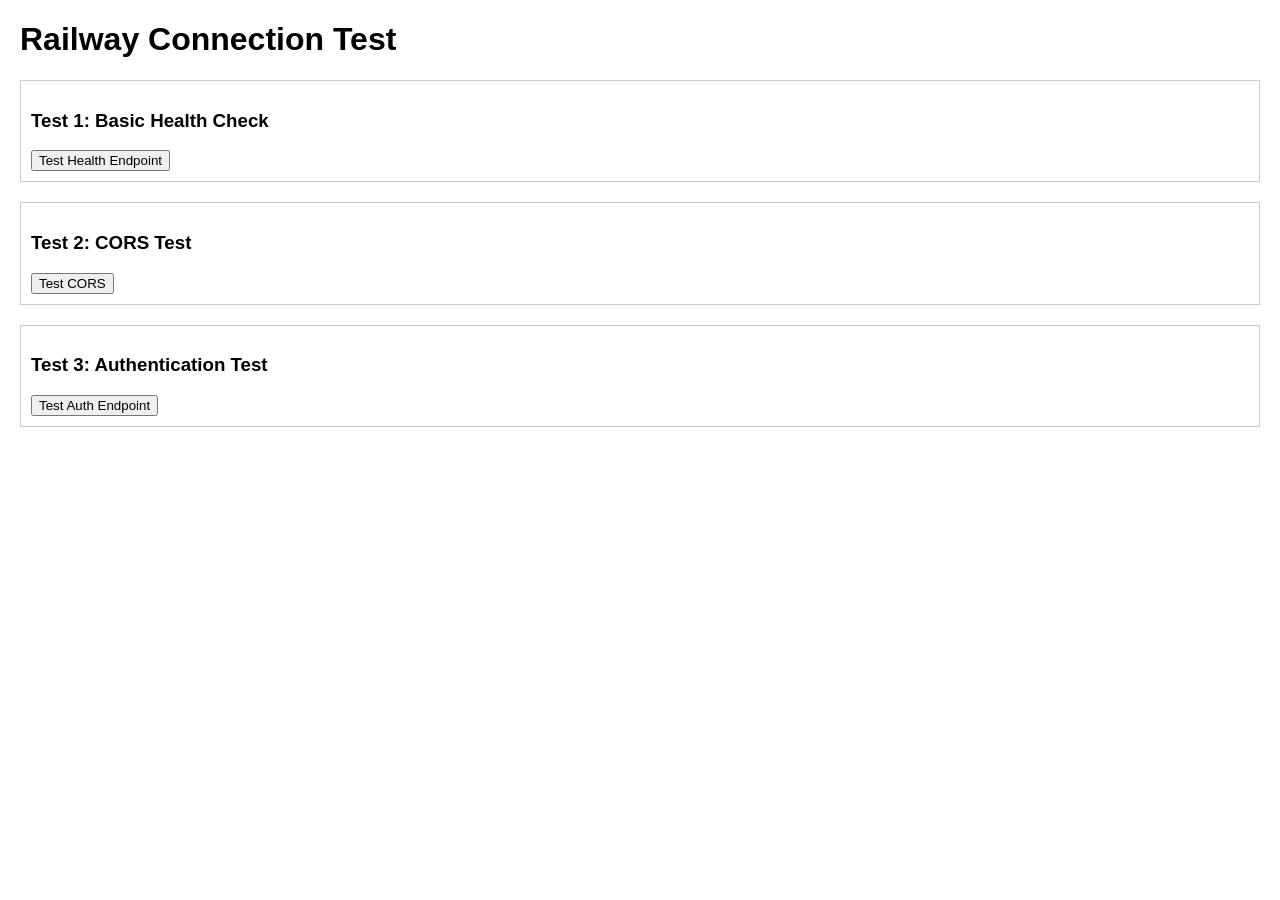
<file: test-railway.html>
<!DOCTYPE html>
<html>
<head>
    <title>Railway Connection Test</title>
    <style>
        body { font-family: Arial, sans-serif; margin: 20px; }
        .test { margin: 20px 0; padding: 10px; border: 1px solid #ccc; }
        .success { background: #d4edda; border-color: #c3e6cb; }
        .error { background: #f8d7da; border-color: #f5c6cb; }
        pre { background: #f8f9fa; padding: 10px; overflow-x: auto; }
    </style>
</head>
<body>
    <h1>Railway Connection Test</h1>
    
    <div class="test">
        <h3>Test 1: Basic Health Check</h3>
        <button onclick="testHealth()">Test Health Endpoint</button>
        <div id="health-result"></div>
    </div>
    
    <div class="test">
        <h3>Test 2: CORS Test</h3>
        <button onclick="testCORS()">Test CORS</button>
        <div id="cors-result"></div>
    </div>
    
    <div class="test">
        <h3>Test 3: Authentication Test</h3>
        <button onclick="testAuth()">Test Auth Endpoint</button>
        <div id="auth-result"></div>
    </div>

    <script>
        const RAILWAY_URL = 'https://sunnymentor.railway.app';
        
        async function testHealth() {
            const resultDiv = document.getElementById('health-result');
            resultDiv.innerHTML = 'Testing...';
            
            try {
                const response = await fetch(`${RAILWAY_URL}/health`, {
                    method: 'GET',
                    headers: {
                        'Accept': 'application/json'
                    }
                });
                
                const text = await response.text();
                const headers = {};
                response.headers.forEach((value, key) => {
                    headers[key] = value;
                });
                
                resultDiv.innerHTML = `
                    <div class="${response.ok ? 'success' : 'error'}">
                        <strong>Status: ${response.status} ${response.statusText}</strong><br>
                        <strong>Headers:</strong><br>
                        <pre>${JSON.stringify(headers, null, 2)}</pre>
                        <strong>Response:</strong><br>
                        <pre>${text}</pre>
                    </div>
                `;
            } catch (error) {
                resultDiv.innerHTML = `
                    <div class="error">
                        <strong>Error:</strong> ${error.message}
                    </div>
                `;
            }
        }
        
        async function testCORS() {
            const resultDiv = document.getElementById('cors-result');
            resultDiv.innerHTML = 'Testing...';
            
            try {
                const response = await fetch(`${RAILWAY_URL}/health`, {
                    method: 'GET',
                    headers: {
                        'Accept': 'application/json',
                        'Origin': window.location.origin
                    }
                });
                
                const corsHeaders = {
                    'Access-Control-Allow-Origin': response.headers.get('Access-Control-Allow-Origin'),
                    'Access-Control-Allow-Methods': response.headers.get('Access-Control-Allow-Methods'),
                    'Access-Control-Allow-Headers': response.headers.get('Access-Control-Allow-Headers')
                };
                
                resultDiv.innerHTML = `
                    <div class="${response.ok ? 'success' : 'error'}">
                        <strong>CORS Headers:</strong><br>
                        <pre>${JSON.stringify(corsHeaders, null, 2)}</pre>
                        <strong>Status: ${response.status}</strong>
                    </div>
                `;
            } catch (error) {
                resultDiv.innerHTML = `
                    <div class="error">
                        <strong>CORS Error:</strong> ${error.message}
                    </div>
                `;
            }
        }
        
        async function testAuth() {
            const resultDiv = document.getElementById('auth-result');
            resultDiv.innerHTML = 'Testing...';
            
            try {
                const response = await fetch(`${RAILWAY_URL}/auth/validate-phone`, {
                    method: 'POST',
                    headers: {
                        'Content-Type': 'application/json',
                        'Accept': 'application/json'
                    },
                    body: JSON.stringify({ phone: '+1234567890' })
                });
                
                const text = await response.text();
                
                resultDiv.innerHTML = `
                    <div class="${response.ok ? 'success' : 'error'}">
                        <strong>Status: ${response.status} ${response.statusText}</strong><br>
                        <strong>Response:</strong><br>
                        <pre>${text}</pre>
                    </div>
                `;
            } catch (error) {
                resultDiv.innerHTML = `
                    <div class="error">
                        <strong>Error:</strong> ${error.message}
                    </div>
                `;
            }
        }
    </script>
</body>
</html>
</file>
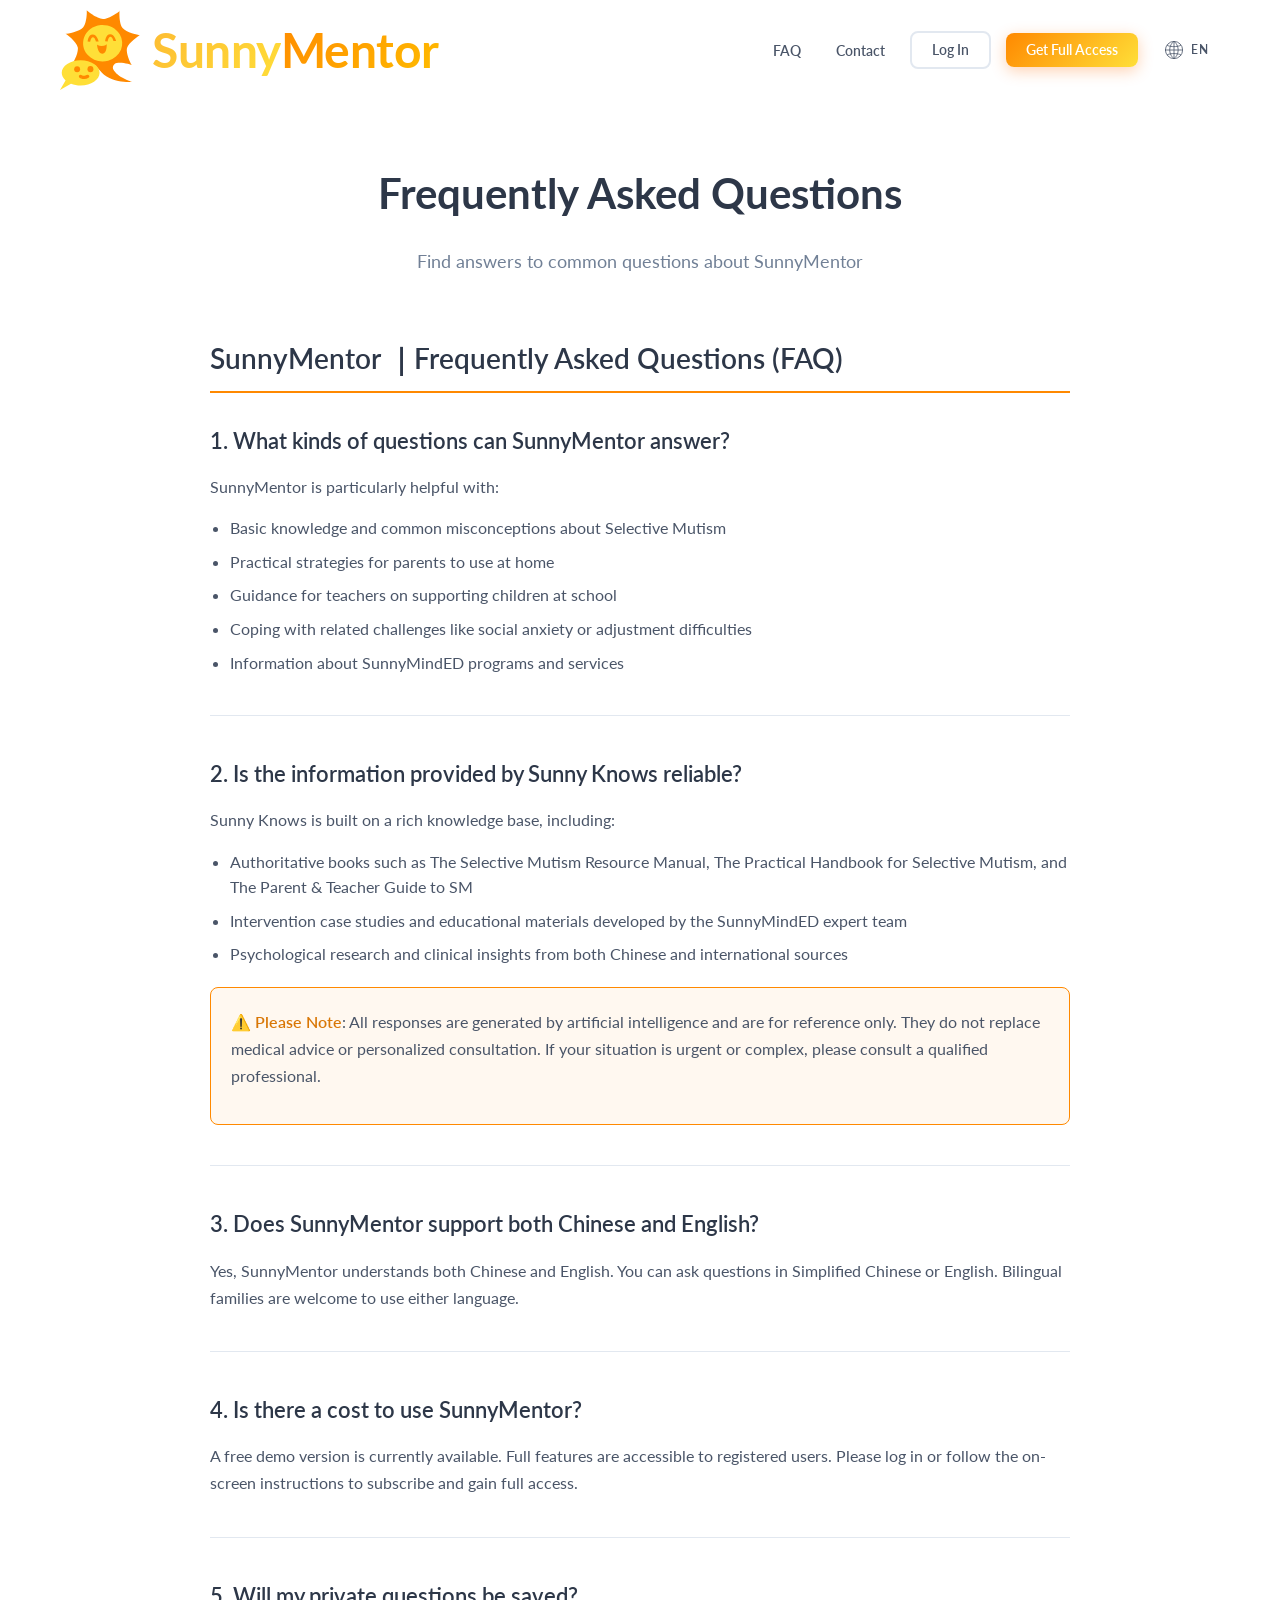
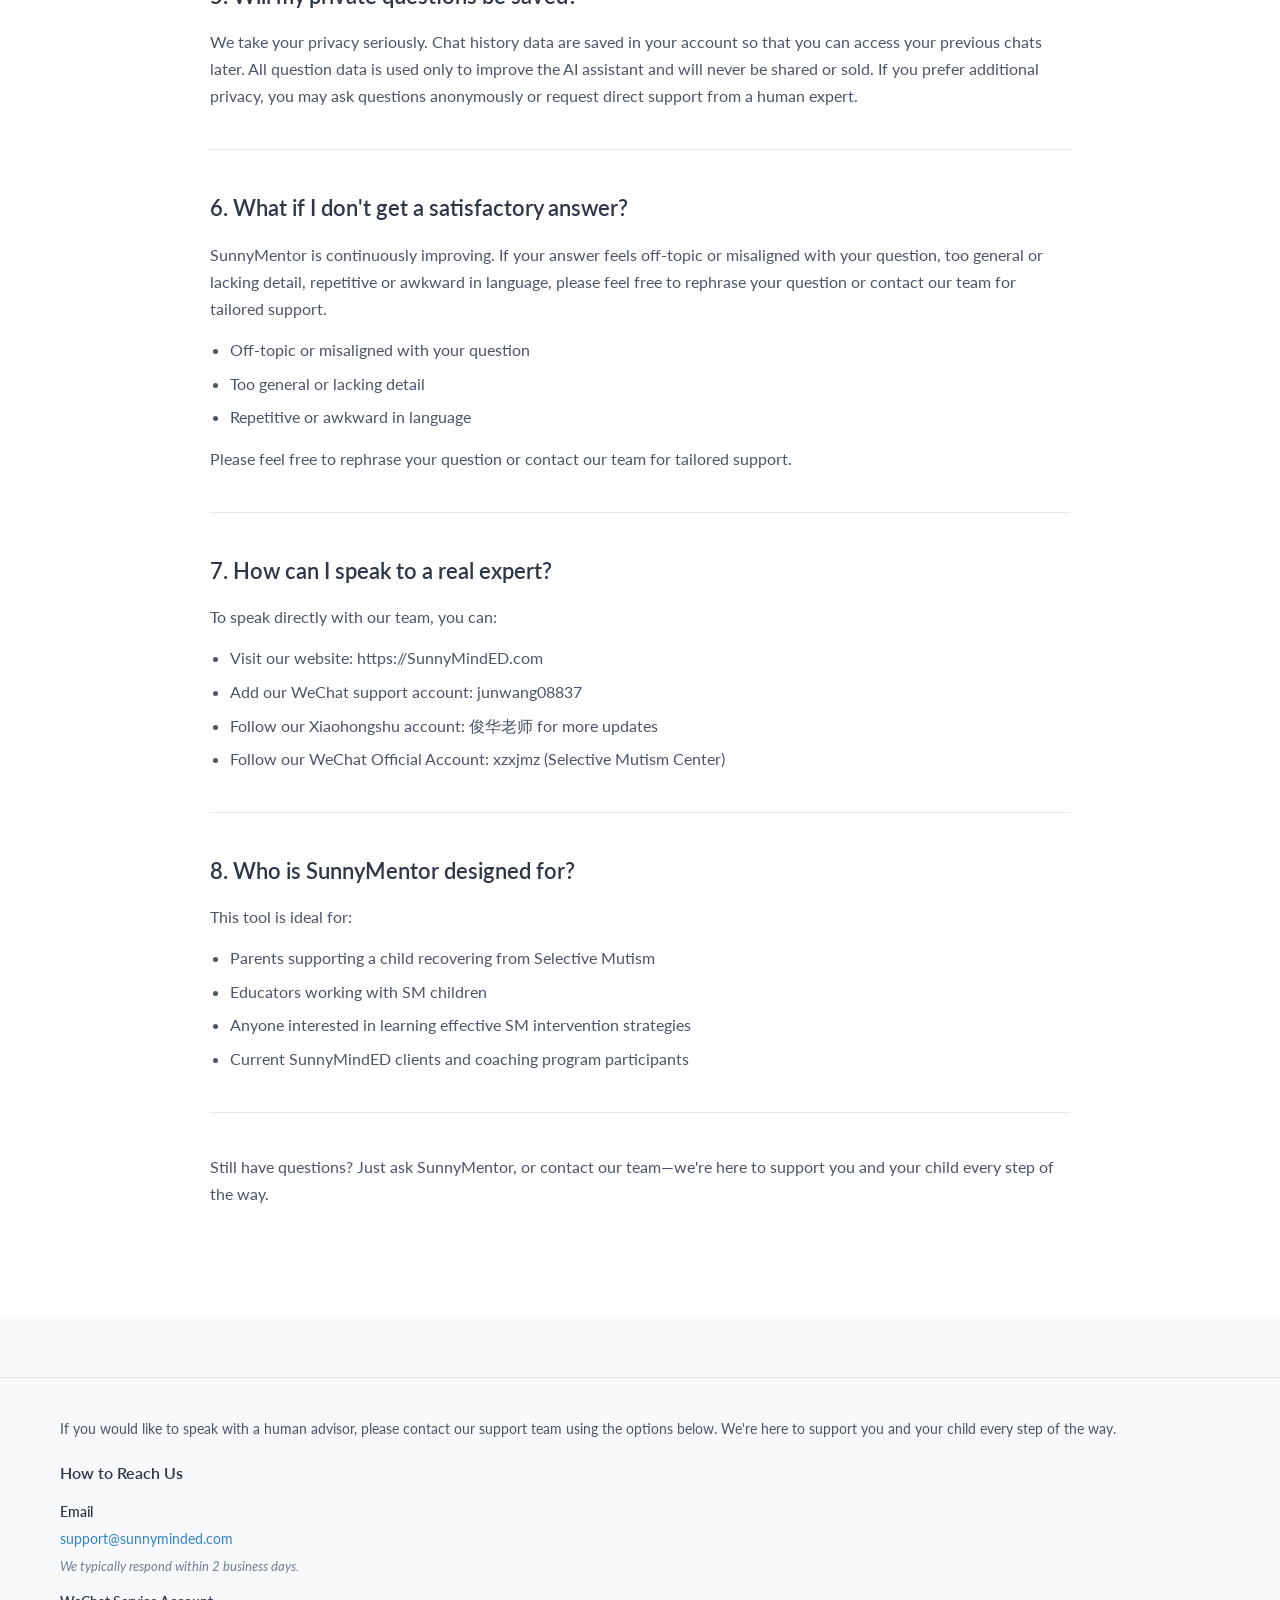
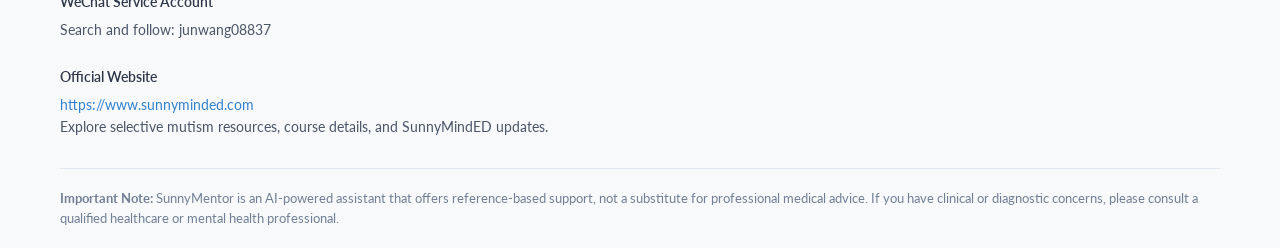
<file: frontend/faq.html>
<!DOCTYPE html>
<html lang="en">
<head>
    <meta charset="UTF-8">
    <meta name="viewport" content="width=device-width, initial-scale=1.0">
    <title>FAQ - SunnyMentor</title>
    <link rel="icon" type="image/png" sizes="32x32" href="graphics/logo.png">
    <link rel="icon" type="image/png" sizes="16x16" href="graphics/logo.png">
    <link rel="shortcut icon" href="graphics/logo.png">
    <link href="https://fonts.googleapis.com/css2?family=Lato:ital,wght@0,100;0,300;0,400;0,700;0,900;1,100;1,300;1,400;1,700;1,900&display=swap" rel="stylesheet">
    <link rel="stylesheet" href="css/components.css">
    
    <style>
        :root {
            --main-font-family: 'Lato', -apple-system, BlinkMacSystemFont, sans-serif;
        }

        * {
            margin: 0;
            padding: 0;
            box-sizing: border-box;
        }

        body {
            font-family: var(--main-font-family);
            line-height: 1.6;
            color: #333;
            background: #f8f9fa;
            min-height: 100vh;
        }

        /* Navigation */
        .navbar {
            background: rgba(255, 255, 255, 90.0);
            backdrop-filter: blur(10px);
            border-bottom: 1px solid rgba(255, 255, 255, 0.2);
            padding: 10px 0;
            position: fixed;
            top: 0;
            width: 100%;
            z-index: 1000;
        }

        .nav-content {
            max-width: 1200px;
            margin: 0 auto;
            padding: 0 20px;
            display: flex;
            justify-content: space-between;
            align-items: center;
        }

        .logo {
            height: 80px;
        }

        .nav-menu {
            display: none;
        }

        .nav-auth {
            display: flex;
            gap: 15px;
            align-items: center;
        }

        .language-switcher {
            display: flex;
            align-items: center;
            gap: 8px;
            cursor: pointer;
            padding: 8px 12px;
            border-radius: 8px;
            transition: all 0.3s ease;
            color: #4a5568;
        }

        .language-switcher:hover {
            background: rgba(255, 137, 0, 0.1);
            color: #ff8900;
        }

        .globe-icon {
            width: 18px;
            height: 18px;
            fill: currentColor;
        }

        .language-code {
            font-size: 12px;
            font-weight: 600;
            letter-spacing: 0.5px;
        }

        .label {
            padding: 10px 10px;
            border: none;
            font-weight: 600;
            cursor: pointer;
            transition: all 0.3s ease;
            text-decoration: none;
            display: inline-block;
            text-align: center;
            font-size: 14px;
            background: transparent;
            color: #4a5568;
        }

        .label:hover {
            background: transparent;
            color: #ff8900;
        }

        .btn {
            padding: 10px 20px;
            border: none;
            border-radius: 8px;
            font-weight: 600;
            cursor: pointer;
            transition: all 0.3s ease;
            text-decoration: none;
            display: inline-block;
            text-align: center;
            font-size: 14px;
        }

        .btn-white {
            background: #ffffff;
            color: #4a5568;
            border: 2px solid #e2e8f0;
        }

        .btn-white:hover {
            background: #fff8f0;
            border-color: #ff8900;
            color: #ff8900;
        }

        .btn-primary {
            background: linear-gradient(135deg, #ff8900 0%, #ffdf38 100%);
            color: white;
            border: none;
            box-shadow: 0 4px 15px rgba(255, 105, 0, 0.3);
        }

        .btn-primary:hover {
            transform: translateY(-2px);
            box-shadow: 0 8px 25px rgba(255, 105, 0, 0.4);
        }

        /* Logo Container and Text Styling */
        .logo-container {
            display: flex;
            align-items: center;
            gap: 12px;
            transition: transform 0.3s ease;
        }

        .logo-text {
            font-size: 20px;
            font-weight: 700;
            letter-spacing: -0.5px;
            display: flex;
        }

        .logo-sunny {
            background: linear-gradient(135deg, #fdb932 0%, #ffdf38 100%);
            background-clip: text;
            -webkit-background-clip: text;
            -webkit-text-fill-color: transparent;
            text-fill-color: transparent;
        }

        .logo-mentor {
            background: linear-gradient(135deg, #ff8900 0%, #ffbf00 100%);
            background-clip: text;
            -webkit-background-clip: text;
            -webkit-text-fill-color: transparent;
            text-fill-color: transparent;
        }

        /* Hover animations for clickable logos */
        .clickable-logo:hover {
            transform: scale(1.05);
        }

        .clickable-logo:hover .logo-sunny {
            background: linear-gradient(135deg, #ff8900 0%, #ffdf38 50%, #ff8900 100%);
            background-size: 200% 100%;
            background-clip: text;
            -webkit-background-clip: text;
            -webkit-text-fill-color: transparent;
            text-fill-color: transparent;
            animation: gradient-flow 2s ease-in-out infinite;
        }

        .clickable-logo:hover .logo-mentor {
            background: linear-gradient(135deg, #ffdf38 0%, #ff8900 50%, #ffdf38 100%);
            background-size: 200% 100%;
            background-clip: text;
            -webkit-background-clip: text;
            -webkit-text-fill-color: transparent;
            text-fill-color: transparent;
            animation: gradient-flow 2s ease-in-out infinite;
        }

        @keyframes gradient-flow {
            0% {
                background-position: 0% 50%;
            }
            50% {
                background-position: 100% 50%;
            }
            100% {
                background-position: 0% 50%;
            }
        }

        /* Main Content */
        .main-content {
            margin-top: 100px;
            background: white;
            min-height: calc(100vh - 100px);
        }

        .container {
            max-width: 900px;
            margin: 0 auto;
            padding: 60px 20px;
        }

        .faq-header {
            text-align: center;
            margin-bottom: 60px;
        }

        .faq-title {
            font-size: 42px;
            font-weight: 700;
            color: #2d3748;
            margin-bottom: 20px;
        }

        .faq-subtitle {
            font-size: 18px;
            color: #718096;
            max-width: 600px;
            margin: 0 auto;
        }

        .faq-content {
            text-align: left;
        }

        .faq-section {
            margin-bottom: 50px;
        }

        .faq-section h2 {
            font-size: 28px;
            font-weight: 600;
            color: #2d3748;
            margin-bottom: 20px;
            border-bottom: 2px solid #ff8900;
            padding-bottom: 10px;
        }

        .faq-section h3 {
            font-size: 22px;
            font-weight: 600;
            color: #2d3748;
            margin: 30px 0 15px 0;
        }

        .faq-section p {
            font-size: 16px;
            color: #4a5568;
            line-height: 1.7;
            margin-bottom: 15px;
        }

        .faq-section ul {
            margin: 15px 0;
            padding-left: 20px;
        }

        .faq-section li {
            font-size: 16px;
            color: #4a5568;
            line-height: 1.6;
            margin-bottom: 8px;
        }

        .faq-section strong {
            font-weight: 600;
            color: #2d3748;
        }

        .faq-section a {
            color: #ff8900;
            text-decoration: none;
        }

        .faq-section a:hover {
            text-decoration: underline;
        }

        .warning-box {
            background: #fff8f0;
            border: 1px solid #ff8900;
            border-radius: 8px;
            padding: 20px;
            margin: 20px 0;
        }

        .warning-box strong {
            color: #d97706;
        }

        .divider {
            border: none;
            border-top: 1px solid #e2e8f0;
            margin: 40px 0;
        }

        /* Responsive */
        @media (max-width: 768px) {
            .faq-title {
                font-size: 32px;
            }

            .faq-section h2 {
                font-size: 24px;
            }

            .faq-section h3 {
                font-size: 20px;
            }

            .container {
                padding: 40px 20px;
            }
        }
    </style>
</head>
<body>
    <!-- Navbar -->
    <nav class="navbar">
        <div class="nav-content">
            <div class="logo-container clickable-logo" onclick="window.location.href='index.html'" style="cursor: pointer;">
                <img src="graphics/logo.svg" alt="SunnyMentor" class="logo">
                <span class="logo-text" style="font-size: 48px;">
                    <span class="logo-sunny" data-en="Sunny" data-zh="晴心">Sunny</span><span class="logo-mentor" data-en="Mentor" data-zh="知道">Mentor</span>
                </span>
            </div>
            <div class="nav-menu">
                <a href="index.html#about" data-en="About" data-zh="关于">About</a>
                <a href="#demo" data-en="Demo" data-zh="演示">Demo</a>
                <a href="#pricing" data-en="Pricing" data-zh="价格">Pricing</a>
                <a href="#support" data-en="Support" data-zh="支持">Support</a>
            </div>
            <div class="nav-auth">
                <button class="label" data-en="FAQ" data-zh="常见问题">FAQ</button>
                <button class="label" data-en="Contact" data-zh="联系我们">Contact</button>
                <button class="btn btn-white" onclick="window.location.href='login.html'" data-en="Log In" data-zh="登录">Log In</button>
                <button class="btn btn-primary" onclick="window.location.href='signup.html'" data-en="Get Full Access" data-zh="获取完整功能">Get Full Access</button>
                <div class="language-switcher" onclick="toggleLanguage()" title="Switch Language" data-title-en="Switch Language" data-title-zh="切换语言">
                    <img src="graphics/language-switcher.svg" alt="Language Switcher" class="globe-icon" />
                    <span class="language-code">EN</span>
                </div>
            </div>
        </div>
    </nav>

    <!-- Main Content -->
    <div class="main-content">
        <div class="container">
            <div class="faq-header">
                <h1 class="faq-title" data-en="Frequently Asked Questions" data-zh="常见问题">Frequently Asked Questions</h1>
                <p class="faq-subtitle" data-en="Find answers to common questions about SunnyMentor" data-zh="了解关于晴心知道的常见问题">Find answers to common questions about SunnyMentor</p>
            </div>

            <div class="faq-content">
                <!-- English Content -->
                <div class="faq-section" data-lang="en">
                    <h2 data-en="SunnyMentor ｜Frequently Asked Questions (FAQ)" data-zh="SunnyMentor ｜常见问题">SunnyMentor ｜Frequently Asked Questions (FAQ)</h2>

                    <h3 data-en="1. What kinds of questions can SunnyMentor answer?" data-zh="1. 晴心知道可以回答哪些问题？">1. What kinds of questions can SunnyMentor answer?</h3>
                    <p data-en="SunnyMentor is particularly helpful with:" data-zh="「晴心知道」擅长回答以下类型的问题：">SunnyMentor is particularly helpful with:</p>
                    <ul>
                        <li data-en="Basic knowledge and common misconceptions about Selective Mutism" data-zh="选择性缄默症的基本知识与常见误区">Basic knowledge and common misconceptions about Selective Mutism</li>
                        <li data-en="Practical strategies for parents to use at home" data-zh="家长在日常生活中的干预策略">Practical strategies for parents to use at home</li>
                        <li data-en="Guidance for teachers on supporting children at school" data-zh="教师在学校中如何支持孩子">Guidance for teachers on supporting children at school</li>
                        <li data-en="Coping with related challenges like social anxiety or adjustment difficulties" data-zh="社交焦虑、适应困难等相关心理问题的应对">Coping with related challenges like social anxiety or adjustment difficulties</li>
                        <li data-en="Information about SunnyMindED programs and services" data-zh="晴心课程与服务的基本信息">Information about SunnyMindED programs and services</li>
                    </ul>

                    <hr class="divider">

                    <h3 data-en="2. Is the information provided by Sunny Knows reliable?" data-zh="2. 晴心知道的内容可靠吗？">2. Is the information provided by Sunny Knows reliable?</h3>
                    <p data-en="Sunny Knows is built on a rich knowledge base, including:" data-zh="我们使用了权威资料来训练「晴心知道」的知识库，包括：">Sunny Knows is built on a rich knowledge base, including:</p>
                    <ul>
                        <li data-en="Authoritative books such as The Selective Mutism Resource Manual, The Practical Handbook for Selective Mutism, and The Parent & Teacher Guide to SM" data-zh="《选择性缄默症资源手册》《选择性缄默症实操手册》《选择性缄默症家长和教师手册》等专业著作">Authoritative books such as <em>The Selective Mutism Resource Manual</em>, <em>The Practical Handbook for Selective Mutism</em>, and <em>The Parent & Teacher Guide to SM</em></li>
                        <li data-en="Intervention case studies and educational materials developed by the SunnyMindED expert team" data-zh="晴心专家团队多年累积的干预案例和文章">Intervention case studies and educational materials developed by the SunnyMindED expert team</li>
                        <li data-en="Psychological research and clinical insights from both Chinese and international sources" data-zh="来自国内外的心理学研究与临床经验">Psychological research and clinical insights from both Chinese and international sources</li>
                    </ul>
                    <div class="warning-box">
                        <p><strong data-en="⚠️ Please Note" data-zh="⚠️ 请注意">⚠️ Please Note</strong>: <span data-en="All responses are generated by artificial intelligence and are for reference only. They do not replace medical advice or personalized consultation. If your situation is urgent or complex, please consult a qualified professional." data-zh="「晴心知道」的回答由人工智能生成，仅供参考，不能替代医疗诊断或个别化咨询建议。如遇紧急情况，请联系专业人员。">All responses are generated by artificial intelligence and are <strong>for reference only</strong>. They <strong>do not replace medical advice or personalized consultation</strong>. If your situation is urgent or complex, please consult a qualified professional.</span></p>
                    </div>

                    <hr class="divider">

                    <h3 data-en="3. Does SunnyMentor support both Chinese and English?" data-zh="3. 晴心知道能理解中文吗？支持英文吗？">3. Does SunnyMentor support both Chinese and English?</h3>
                    <p data-en="Yes, SunnyMentor understands both Chinese and English. You can ask questions in Simplified Chinese or English. Bilingual families are welcome to use either language." data-zh="是的，「晴心知道」支持中文和英文。中文用户可以直接用简体中文提问；对于双语家庭，英文问题也可以被准确理解并回答。">Yes, <strong>SunnyMentor understands both Chinese and English</strong>.<br>You can ask questions in Simplified Chinese or English. Bilingual families are welcome to use either language.</p>

                    <hr class="divider">

                    <h3 data-en="4. Is there a cost to use SunnyMentor?" data-zh="4. 使用「晴心知道」是否收费？">4. Is there a cost to use SunnyMentor?</h3>
                    <p data-en="A free demo version is currently available. Full features are accessible to registered users. Please log in or follow the on-screen instructions to subscribe and gain full access." data-zh="目前，「晴心知道」提供部分免费的演示功能。完整版本面向注册用户开放，如需使用，请登录账号或根据页面提示订阅服务。">A free demo version is currently available.<br>Full features are accessible to registered users. Please log in or follow the on-screen instructions to subscribe and gain full access.</p>

                    <hr class="divider">

                    <h3 data-en="5. Will my private questions be saved?" data-zh="5. 我的问题很私密，数据会被保存吗？">5. Will my private questions be saved?</h3>
                    <p data-en="We take your privacy seriously. Chat history data are saved in your account so that you can access your previous chats later. All question data is used only to improve the AI assistant and will never be shared or sold. If you prefer additional privacy, you may ask questions anonymously or request direct support from a human expert." data-zh="我们非常重视用户隐私。所有提问内容仅用于提升 AI 的服务质量，不会泄露、贩卖或用于其他用途。如您对隐私有更高要求，也可以选择匿名提问，或通过人工咨询获得支持。">We take your privacy seriously.<br>Chat history data are saved in your account so that you can access your previous chats later. All question data is used only to improve the AI assistant and <strong>will never be shared or sold</strong>.<br>If you prefer additional privacy, you may ask questions anonymously or request direct support from a human expert.</p>

                    <hr class="divider">

                    <h3 data-en="6. What if I don't get a satisfactory answer?" data-zh="6. 提问没有得到满意答案怎么办？">6. What if I don't get a satisfactory answer?</h3>
                    <p data-en="SunnyMentor is continuously improving. If your answer feels off-topic or misaligned with your question, too general or lacking detail, repetitive or awkward in language, please feel free to rephrase your question or contact our team for tailored support." data-zh="AI助手仍在不断优化中，如果出现以下情况请不要气馁：回答内容偏离了问题，缺乏细节或不够准确，出现逻辑重复或语言不够自然。您可以尝试重新表述问题，或直接联系我们的专家团队获得个别化帮助。">SunnyMentor is continuously improving. If your answer feels:</p>
                    <ul>
                        <li data-en="Off-topic or misaligned with your question" data-zh="回答内容偏离了问题">Off-topic or misaligned with your question</li>
                        <li data-en="Too general or lacking detail" data-zh="缺乏细节或不够准确">Too general or lacking detail</li>
                        <li data-en="Repetitive or awkward in language" data-zh="出现逻辑重复或语言不够自然">Repetitive or awkward in language</li>
                    </ul>
                    <p data-en="Please feel free to rephrase your question or contact our team for tailored support." data-zh="您可以尝试重新表述问题，或直接联系我们的专家团队获得个别化帮助。">Please feel free to rephrase your question or contact our team for tailored support.</p>

                    <hr class="divider">

                    <h3 data-en="7. How can I speak to a real expert?" data-zh="7. 如何联系真人专家？">7. How can I speak to a real expert?</h3>
                    <p data-en="To speak directly with our team, you can:" data-zh="如您希望与我们的专家一对一交流，可通过以下方式联系：">To speak directly with our team, you can:</p>
                    <ul>
                        <li data-en="Visit our website: https://SunnyMindED.com" data-zh="访问官网：https://SunnyMindED.com">Visit our website: <a href="https://SunnyMindED.com" target="_blank">https://SunnyMindED.com</a></li>
                        <li data-en="Add our WeChat support account: junwang08837" data-zh="添加客服微信：junwang08837">Add our WeChat support account: <strong>junwang08837</strong></li>
                        <li data-en="Follow our Xiaohongshu account: 俊华老师 for more updates" data-zh="关注小红书「俊华老师」账号获取更多信息">Follow our Xiaohongshu account: <strong>俊华老师</strong> for more updates</li>
                        <li data-en="Follow our WeChat Official Account: xzxjmz (Selective Mutism Center)" data-zh="关注微信公众号 xzxjmz 「选择性缄默症中心」获取更多信息">Follow our WeChat Official Account: <strong>xzxjmz</strong> (Selective Mutism Center)</li>
                    </ul>

                    <hr class="divider">

                    <h3 data-en="8. Who is SunnyMentor designed for?" data-zh="8. 晴心知道适合哪些用户？">8. Who is SunnyMentor designed for?</h3>
                    <p data-en="This tool is ideal for:" data-zh="特别适合：">This tool is ideal for:</p>
                    <ul>
                        <li data-en="Parents supporting a child recovering from Selective Mutism" data-zh="正在陪伴 SM 孩子康复的家长">Parents supporting a child recovering from Selective Mutism</li>
                        <li data-en="Educators working with SM children" data-zh="教育工作者">Educators working with SM children</li>
                        <li data-en="Anyone interested in learning effective SM intervention strategies" data-zh="有意了解 SM 干预方法的人士">Anyone interested in learning effective SM intervention strategies</li>
                        <li data-en="Current SunnyMindED clients and coaching program participants" data-zh="晴心咨询课程的现有学员和督导用户">Current SunnyMindED clients and coaching program participants</li>
                    </ul>

                    <hr class="divider">

                    <p data-en="Still have questions? Just ask SunnyMentor, or contact our team—we're here to support you and your child every step of the way." data-zh="如您还有其他问题，欢迎继续提问，或联系晴心团队，我们将竭诚为您服务。"><em data-en="Still have questions? Just ask SunnyMentor, or contact our team—we're here to support you and your child every step of the way." data-zh="如您还有其他问题，欢迎继续提问，或联系晴心团队，我们将竭诚为您服务。">Still have questions? Just ask SunnyMentor, or contact our team—we're here to support you and your child every step of the way.</em></p>
                </div>
            </div>
        </div>
    </div>
    
    <!-- Bottom Bar -->
    <div class="bottom-bar-container"></div>

    <!-- Configuration -->
    <script src="js/config.js"></script>
    
    <!-- Components -->
    <script src="js/components.js"></script>

    <script>
        // Language system
        let currentLanguage = 'EN';
        
        function toggleLanguage() {
            currentLanguage = currentLanguage === 'EN' ? '中文' : 'EN';
            updateLanguageDisplay();
            updateAllText();
        }
        
        function updateLanguageDisplay() {
            const languageCodes = document.querySelectorAll('.language-code');
            languageCodes.forEach(code => {
                code.textContent = currentLanguage;
            });
        }
        
        function updateAllText() {
            const elementsWithLanguage = document.querySelectorAll('[data-en][data-zh]');
            elementsWithLanguage.forEach(element => {
                if (currentLanguage === 'EN') {
                    element.textContent = element.getAttribute('data-en');
                } else {
                    element.textContent = element.getAttribute('data-zh');
                }
            });
        }
        
        function initializeLanguage() {
            updateLanguageDisplay();
            updateAllText();
        }
        
        // Initialize when page loads
        document.addEventListener('DOMContentLoaded', function() {
            initializeLanguage();
            initializeBottomBar();
        });
        
        // Bottom bar generation function
        function generateBottomBar() {
            return `
                <footer class="bottom-bar">
                    <div class="bottom-bar-content">
                        <div class="support-section">
                            <p class="support-intro" data-en="If you would like to speak with a human advisor, please contact our support team using the options below. We're here to support you and your child every step of the way." data-zh="如果您希望与人工顾问交流，请使用以下联系方式联系我们的支持团队。我们随时准备在您和孩子的每一步旅程中提供支持。">
                                If you would like to speak with a human advisor, please contact our support team using the options below. We're here to support you and your child every step of the way.
                            </p>
                            
                            <div class="contact-info">
                                <h4 data-en="How to Reach Us" data-zh="联系方式">How to Reach Us</h4>
                                
                                <div class="contact-method">
                                    <h5 data-en="Email" data-zh="电子邮件">Email</h5>
                                    <p><a href="mailto:support@sunnyminded.com">support@sunnyminded.com</a></p>
                                    <p class="response-time" data-en="We typically respond within 2 business days." data-zh="我们将在 2 个工作日内回复您的邮件。">We typically respond within 2 business days.</p>
                                </div>
                                
                                <div class="contact-method">
                                    <h5 data-en="WeChat Service Account" data-zh="微信服务号">WeChat Service Account</h5>
                                    <p data-en="Search and follow: junwang08837" data-zh="搜索并关注： junwang08837">Search and follow: junwang08837</p>
                                </div>
                            </div>
                            
                            <div class="website-info">
                                <h5 data-en="Official Website" data-zh="官方网站">Official Website</h5>
                                <p><a href="https://www.sunnyminded.com" target="_blank" rel="noopener noreferrer">https://www.sunnyminded.com</a></p>
                                <p data-en="Explore selective mutism resources, course details, and SunnyMindED updates." data-zh="了解更多选择性缄默症干预资源、课程信息与晴心动态。">Explore selective mutism resources, course details, and SunnyMindED updates.</p>
                            </div>
                        </div>
                        
                        <div class="disclaimer">
                            <p data-en="<strong>Important Note:</strong> SunnyMentor is an AI-powered assistant that offers reference-based support, not a substitute for professional medical advice. If you have clinical or diagnostic concerns, please consult a qualified healthcare or mental health professional." data-zh="重要提示：晴心知道是由晴心咨询开发的 AI 智能问答助手，旨在提供参考性的支持与指导。其回答内容不能替代专业医疗建议。如您有医疗或诊断方面的疑问，请及时咨询具备资质的心理或医疗专业人士。"><strong>Important Note:</strong> SunnyMentor is an AI-powered assistant that offers reference-based support, not a substitute for professional medical advice. If you have clinical or diagnostic concerns, please consult a qualified healthcare or mental health professional.</p>
                        </div>
                    </div>
                </footer>`;
        }
        
        // Function to initialize bottom bar
        function initializeBottomBar() {
            const bottomBarContainer = document.querySelector('.bottom-bar-container');
            if (bottomBarContainer) {
                bottomBarContainer.innerHTML = generateBottomBar();
            }
        }
    </script>
</body>
</html>
</file>
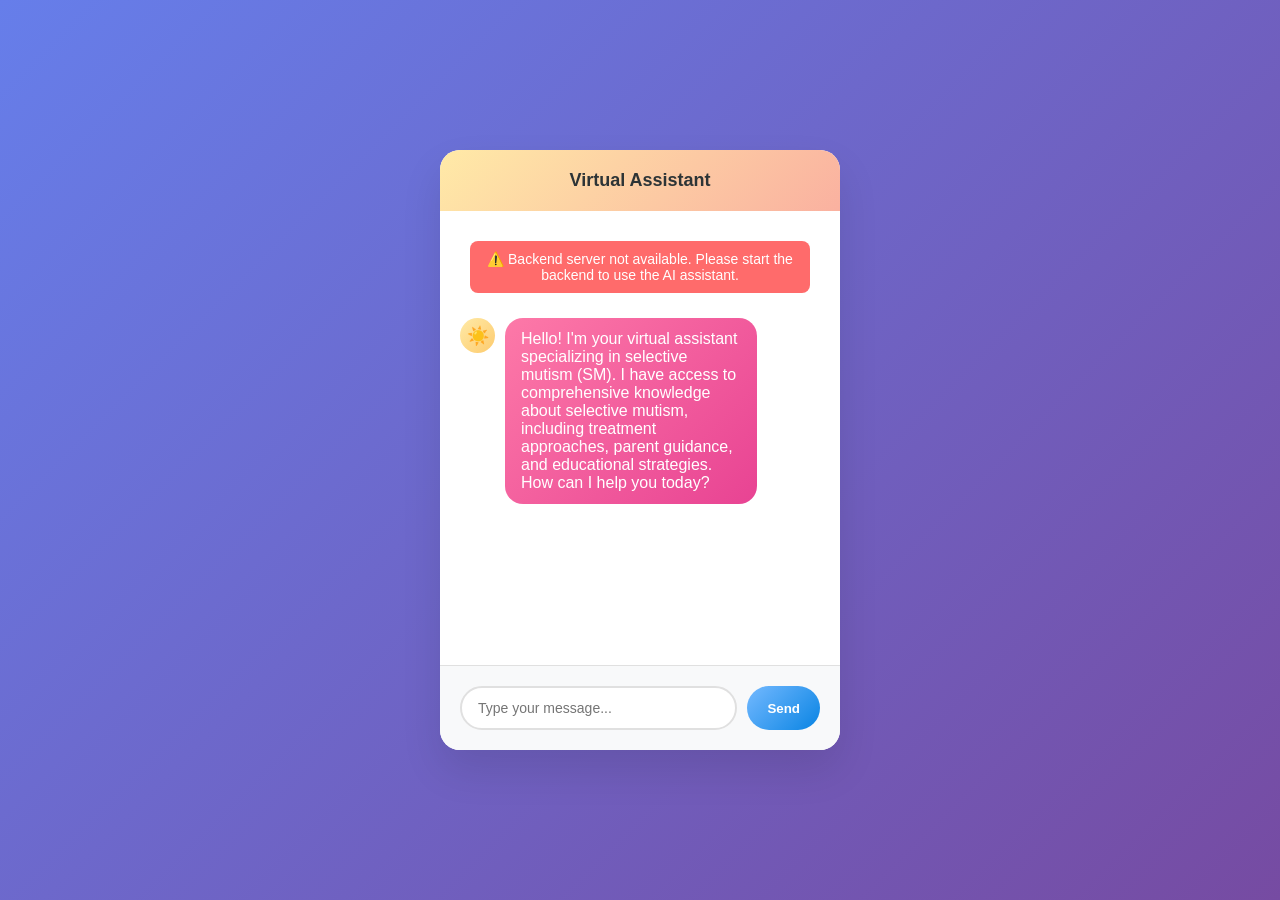
<file: frontend/index-old.html>
<!DOCTYPE html>
<html lang="en">
<head>
    <meta charset="UTF-8">
    <meta name="viewport" content="width=device-width, initial-scale=1.0">
    <title>Virtual Assistant Chat</title>
    <style>
        * {
            margin: 0;
            padding: 0;
            box-sizing: border-box;
        }

        body {
            font-family: 'Segoe UI', Tahoma, Geneva, Verdana, sans-serif;
            background: linear-gradient(135deg, #667eea 0%, #764ba2 100%);
            height: 100vh;
            display: flex;
            justify-content: center;
            align-items: center;
        }

        .chat-container {
            width: 400px;
            height: 600px;
            background: white;
            border-radius: 20px;
            box-shadow: 0 20px 40px rgba(0, 0, 0, 0.1);
            display: flex;
            flex-direction: column;
            overflow: hidden;
        }

        .chat-header {
            background: linear-gradient(135deg, #ffeaa7 0%, #fab1a0 100%);
            padding: 20px;
            text-align: center;
            color: #2d3436;
            font-weight: bold;
            font-size: 18px;
        }

        .chat-messages {
            flex: 1;
            overflow-y: auto;
            padding: 20px;
            display: flex;
            flex-direction: column;
            gap: 15px;
        }

        .message {
            display: flex;
            align-items: flex-start;
            animation: slideIn 0.3s ease-out;
        }

        .message.user {
            justify-content: flex-end;
        }

        .message.bot {
            justify-content: flex-start;
        }

        .message-bubble {
            max-width: 70%;
            padding: 12px 16px;
            border-radius: 18px;
            word-wrap: break-word;
            position: relative;
        }

        .message.user .message-bubble {
            background: linear-gradient(135deg, #74b9ff 0%, #0984e3 100%);
            color: white;
            margin-left: auto;
        }

        .message.bot .message-bubble {
            background: linear-gradient(135deg, #fd79a8 0%, #e84393 100%);
            color: white;
        }

        .bot-icon {
            width: 35px;
            height: 35px;
            border-radius: 50%;
            background: linear-gradient(135deg, #ffeaa7 0%, #fdcb6e 100%);
            display: flex;
            align-items: center;
            justify-content: center;
            margin-right: 10px;
            font-size: 18px;
            flex-shrink: 0;
        }

        .sun-icon {
            animation: rotate 4s linear infinite;
        }

        @keyframes rotate {
            from { transform: rotate(0deg); }
            to { transform: rotate(360deg); }
        }

        .typing-indicator {
            display: flex;
            align-items: center;
            gap: 4px;
            padding: 12px 16px;
        }

        .typing-dot {
            width: 8px;
            height: 8px;
            border-radius: 50%;
            background: rgba(255, 255, 255, 0.7);
            animation: typing 1.4s ease-in-out infinite;
        }

        .typing-dot:nth-child(1) { animation-delay: 0s; }
        .typing-dot:nth-child(2) { animation-delay: 0.2s; }
        .typing-dot:nth-child(3) { animation-delay: 0.4s; }

        @keyframes typing {
            0%, 60%, 100% { transform: scale(0.8); opacity: 0.5; }
            30% { transform: scale(1.2); opacity: 1; }
        }

        .chat-input {
            padding: 20px;
            border-top: 1px solid #e0e0e0;
            display: flex;
            gap: 10px;
            background: #f8f9fa;
        }

        .input-field {
            flex: 1;
            padding: 12px 16px;
            border: 2px solid #e0e0e0;
            border-radius: 25px;
            outline: none;
            font-size: 14px;
            transition: border-color 0.3s ease;
        }

        .input-field:focus {
            border-color: #74b9ff;
        }

        .send-button {
            padding: 12px 20px;
            background: linear-gradient(135deg, #74b9ff 0%, #0984e3 100%);
            color: white;
            border: none;
            border-radius: 25px;
            cursor: pointer;
            font-weight: bold;
            transition: transform 0.2s ease;
        }

        .send-button:hover {
            transform: scale(1.05);
        }

        .send-button:active {
            transform: scale(0.95);
        }

        .send-button:disabled {
            opacity: 0.5;
            cursor: not-allowed;
            transform: none;
        }

        @keyframes slideIn {
            from {
                opacity: 0;
                transform: translateY(20px);
            }
            to {
                opacity: 1;
                transform: translateY(0);
            }
        }

        .quote-block {
            background: rgba(255, 255, 255, 0.2);
            border-left: 4px solid rgba(255, 255, 255, 0.6);
            padding: 10px;
            margin: 8px 0;
            border-radius: 4px;
            font-style: italic;
        }

        .video-container {
            margin: 8px 0;
            border-radius: 8px;
            overflow: hidden;
        }

        .video-container video {
            width: 100%;
            height: auto;
        }

        .error-message {
            background: #ff6b6b;
            color: white;
            padding: 8px 12px;
            border-radius: 4px;
            margin: 4px 0;
            font-size: 12px;
        }

        .chat-messages::-webkit-scrollbar {
            width: 6px;
        }

        .chat-messages::-webkit-scrollbar-track {
            background: #f1f1f1;
            border-radius: 10px;
        }

        .chat-messages::-webkit-scrollbar-thumb {
            background: #c1c1c1;
            border-radius: 10px;
        }

        .chat-messages::-webkit-scrollbar-thumb:hover {
            background: #a1a1a1;
        }
    </style>
</head>
<body>
    <div class="chat-container">
        <div class="chat-header">
            Virtual Assistant
        </div>
        
        <div class="chat-messages" id="chatMessages">
            <div class="message bot">
                <div class="bot-icon">
                    <div class="sun-icon">☀️</div>
                </div>
                <div class="message-bubble">
                    Hello! I'm your virtual assistant specializing in selective mutism (SM). I have access to comprehensive knowledge about selective mutism, including treatment approaches, parent guidance, and educational strategies. How can I help you today?
                </div>
            </div>
        </div>
        
        <div class="chat-input">
            <input type="text" class="input-field" id="messageInput" placeholder="Type your message..." maxlength="500">
            <button class="send-button" id="sendButton">Send</button>
        </div>
    </div>

    <script>
        class ChatInterface {
            constructor() {
                this.messageInput = document.getElementById('messageInput');
                this.sendButton = document.getElementById('sendButton');
                this.chatMessages = document.getElementById('chatMessages');
                this.isTyping = false;
                this.apiBaseUrl = 'http://127.0.0.1:5000';  // Backend API URL
                
                this.initializeEventListeners();
                this.checkBackendHealth();
            }
            
            initializeEventListeners() {
                this.sendButton.addEventListener('click', () => this.sendMessage());
                this.messageInput.addEventListener('keypress', (e) => {
                    if (e.key === 'Enter') {
                        this.sendMessage();
                    }
                });
                
                this.messageInput.addEventListener('input', () => {
                    this.sendButton.disabled = this.messageInput.value.trim() === '';
                });
            }
            
            async sendMessage() {
                try {
                    const messageText = this.messageInput.value.trim();
                    if (!messageText || this.isTyping) return;
                    
                    this.addUserMessage(messageText);
                    this.messageInput.value = '';
                    this.sendButton.disabled = true;
                    
                    this.showTypingIndicator();
                    
                    // Send message to backend API
                    await this.sendToBackend(messageText);
                    
                } catch (error) {
                    console.error('Error sending message:', error);
                    this.hideTypingIndicator();
                    this.showError('Failed to send message. Please try again.');
                } finally {
                    this.sendButton.disabled = false;
                }
            }
            
            addUserMessage(text) {
                const messageDiv = document.createElement('div');
                messageDiv.className = 'message user';
                messageDiv.innerHTML = `
                    <div class="message-bubble">${this.escapeHtml(text)}</div>
                `;
                this.chatMessages.appendChild(messageDiv);
                this.scrollToBottom();
            }
            
            showTypingIndicator() {
                this.isTyping = true;
                const typingDiv = document.createElement('div');
                typingDiv.className = 'message bot';
                typingDiv.id = 'typingIndicator';
                typingDiv.innerHTML = `
                    <div class="bot-icon">
                        <div class="sun-icon">☀️</div>
                    </div>
                    <div class="message-bubble">
                        <div class="typing-indicator">
                            <div class="typing-dot"></div>
                            <div class="typing-dot"></div>
                            <div class="typing-dot"></div>
                        </div>
                    </div>
                `;
                this.chatMessages.appendChild(typingDiv);
                this.scrollToBottom();
            }
            
            hideTypingIndicator() {
                const typingIndicator = document.getElementById('typingIndicator');
                if (typingIndicator) {
                    typingIndicator.remove();
                }
                this.isTyping = false;
            }
            
            async sendToBackend(message) {
                try {
                    const response = await fetch(`${this.apiBaseUrl}/chat`, {
                        method: 'POST',
                        headers: {
                            'Content-Type': 'application/json',
                        },
                        body: JSON.stringify({ message: message })
                    });

                    if (!response.ok) {
                        throw new Error(`HTTP error! status: ${response.status}`);
                    }

                    const data = await response.json();
                    
                    this.hideTypingIndicator();
                    
                    if (data.error) {
                        this.showError(data.error);
                        return;
                    }

                    // Add response indicator if cached
                    let responseText = data.response;
                    if (data.cached) {
                        responseText += '<div style="font-size: 0.8em; color: rgba(255,255,255,0.7); margin-top: 8px;">⚡ Cached response</div>';
                    }
                    
                    this.addBotMessage(responseText);

                } catch (error) {
                    console.error('Backend API error:', error);
                    this.hideTypingIndicator();
                    
                    // Fallback message
                    this.addBotMessage(`I apologize, but I'm having trouble connecting to my knowledge base right now. 
                        Please ensure the backend server is running and try again. 
                        <div class="error-message">Connection Error: ${error.message}</div>`);
                }
            }

            async checkBackendHealth() {
                try {
                    const response = await fetch(`${this.apiBaseUrl}/health`);
                    if (response.ok) {
                        const data = await response.json();
                        console.log('Backend health check:', data);
                        
                        if (data.status !== 'healthy') {
                            this.showConnectionWarning();
                        }
                    } else {
                        throw new Error('Health check failed');
                    }
                } catch (error) {
                    console.warn('Backend not available:', error);
                    this.showConnectionWarning();
                }
            }

            showConnectionWarning() {
                const warningDiv = document.createElement('div');
                warningDiv.style.cssText = `
                    background: #ff6b6b;
                    color: white;
                    padding: 10px;
                    margin: 10px;
                    border-radius: 8px;
                    font-size: 14px;
                    text-align: center;
                `;
                warningDiv.innerHTML = '⚠️ Backend server not available. Please start the backend to use the AI assistant.';
                
                this.chatMessages.insertBefore(warningDiv, this.chatMessages.firstChild);
                
                // Remove warning after 10 seconds
                setTimeout(() => {
                    if (warningDiv.parentNode) {
                        warningDiv.remove();
                    }
                }, 10000);
            }
            

            
            addBotMessage(content) {
                const messageDiv = document.createElement('div');
                messageDiv.className = 'message bot';
                messageDiv.innerHTML = `
                    <div class="bot-icon">
                        <div class="sun-icon">☀️</div>
                    </div>
                    <div class="message-bubble">${content}</div>
                `;
                this.chatMessages.appendChild(messageDiv);
                this.scrollToBottom();
            }
            
            showError(message) {
                const errorDiv = document.createElement('div');
                errorDiv.className = 'error-message';
                errorDiv.textContent = message;
                this.chatMessages.appendChild(errorDiv);
                this.scrollToBottom();
                
                setTimeout(() => {
                    errorDiv.remove();
                }, 5000);
            }
            
            scrollToBottom() {
                this.chatMessages.scrollTop = this.chatMessages.scrollHeight;
            }
            
            escapeHtml(text) {
                const div = document.createElement('div');
                div.textContent = text;
                return div.innerHTML;
            }
        }
        
        // Initialize the chat interface when the page loads
        document.addEventListener('DOMContentLoaded', () => {
            try {
                new ChatInterface();
                console.log('Chat interface initialized successfully');
            } catch (error) {
                console.error('Failed to initialize chat interface:', error);
            }
        });
    </script>
</body>
</html>
</file>
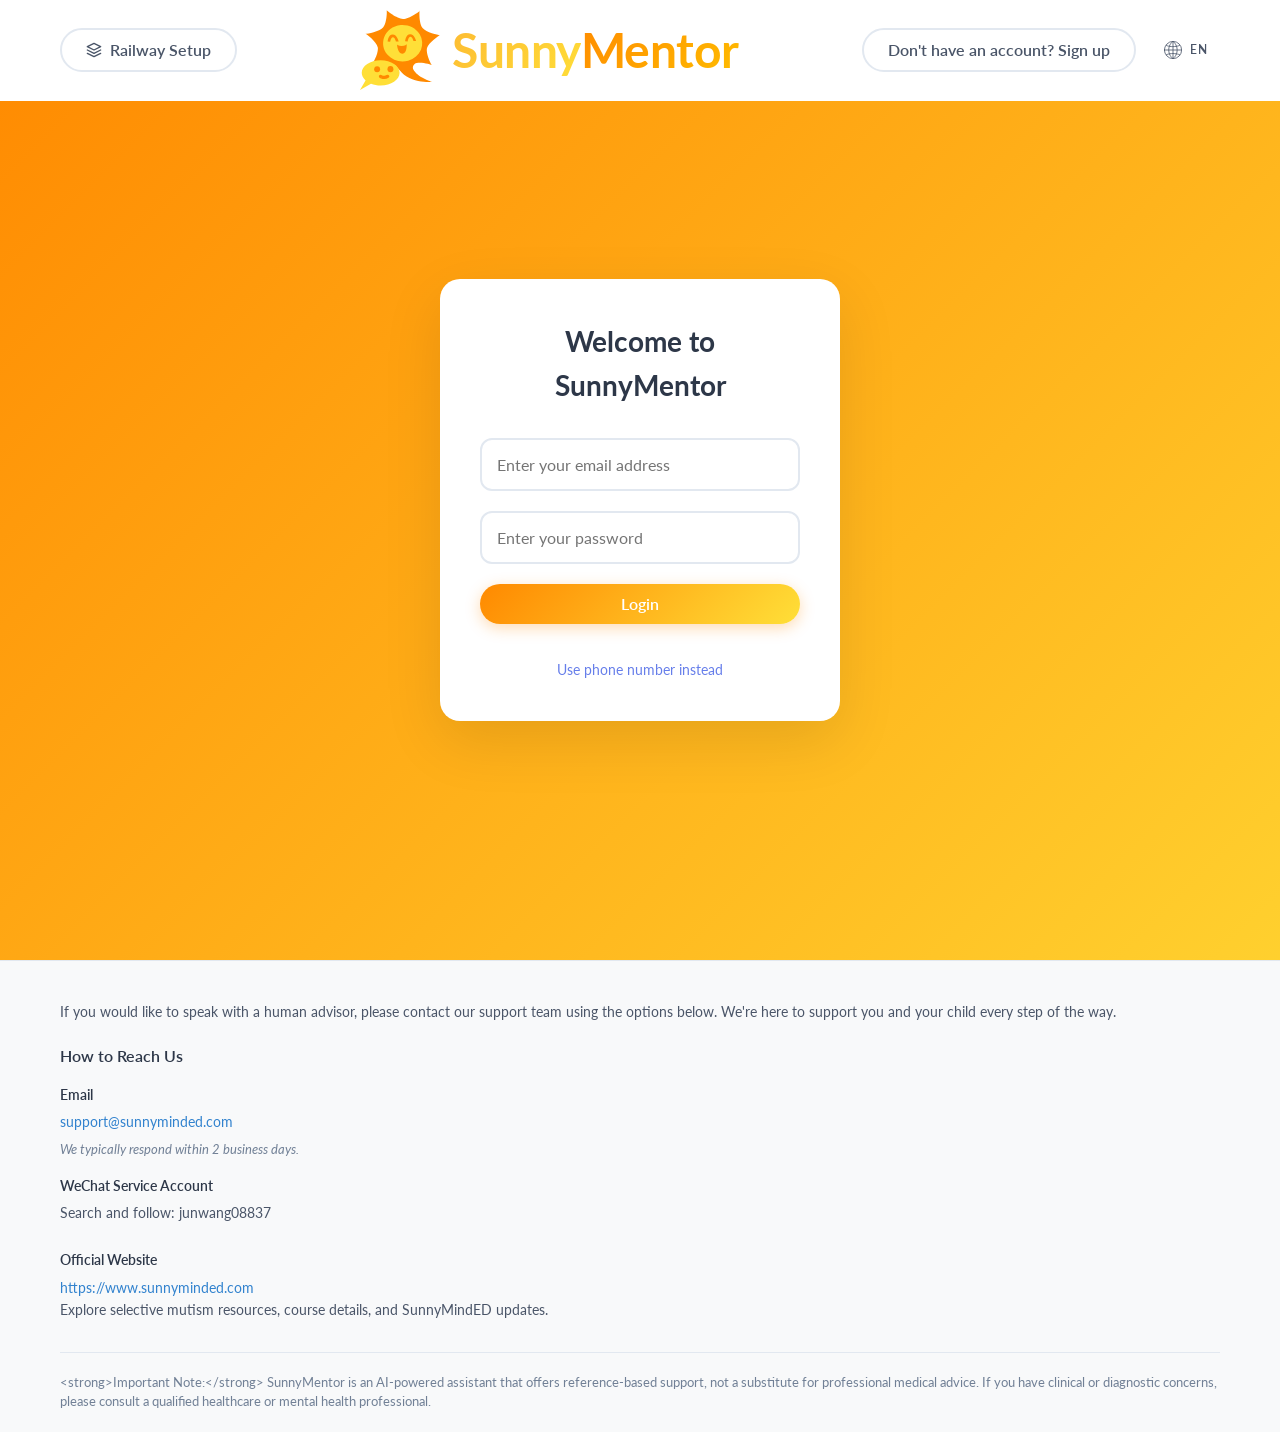
<file: frontend/login.html>
<!DOCTYPE html>
<html lang="en">
<head>
    <meta charset="UTF-8">
    <meta name="viewport" content="width=device-width, initial-scale=1.0">
    <title>Login - SunnyMentor</title>
    <link rel="icon" type="image/png" sizes="32x32" href="graphics/logo.png">
    <link rel="icon" type="image/png" sizes="16x16" href="graphics/logo.png">
    <link rel="shortcut icon" href="graphics/logo.png">
    <link href="https://fonts.googleapis.com/css2?family=Lato:ital,wght@0,100;0,300;0,400;0,700;0,900;1,100;1,300;1,400;1,700;1,900&display=swap" rel="stylesheet">
    <link rel="stylesheet" href="css/components.css">
    
    <style>
        :root {
            --main-font-family: 'Lato', -apple-system, BlinkMacSystemFont, sans-serif;
        }

        * {
            margin: 0;
            padding: 0;
            box-sizing: border-box;
        }

        body {
            font-family: var(--main-font-family);
            line-height: 1.6;
            color: #333;
            background: linear-gradient(135deg, #ff8900 0%, #ffdf38 100%);
            min-height: 100vh;
        }

        .main-content {
            margin-top: 100px;
            min-height: calc(100vh - 100px);
            display: flex;
            align-items: center;
            justify-content: center;
            padding: 20px;
        }

        .form-container {
            width: 100%;
            max-width: 400px;
        }

        .form-card {
            background: white;
            padding: 40px;
            border-radius: 20px;
            box-shadow: 0 20px 60px rgba(0, 0, 0, 0.1);
            text-align: center;
        }

        .form-card h1 {
            color: #2d3748;
            margin-bottom: 30px;
            font-size: 28px;
            font-weight: 700;
        }

        .form-group {
            margin-bottom: 20px;
            text-align: left;
        }

        .form-input {
            width: 100%;
            padding: 15px;
            border: 2px solid #e2e8f0;
            border-radius: 12px;
            font-size: 16px;
            font-family: var(--main-font-family);
            transition: border-color 0.3s ease;
        }

        .form-input:focus {
            outline: none;
            border-color: #ff8900;
        }

        /* Error Banner Styles */
        .error-banner {
            background: linear-gradient(135deg, #ff4757 0%, #ff3742 100%);
            color: white;
            padding: 15px 20px;
            border-radius: 12px;
            margin-bottom: 20px;
            display: flex;
            align-items: center;
            justify-content: space-between;
            box-shadow: 0 4px 15px rgba(255, 71, 87, 0.3);
            animation: slideDown 0.3s ease-out;
        }

        @keyframes slideDown {
            from {
                opacity: 0;
                transform: translateY(-20px);
            }
            to {
                opacity: 1;
                transform: translateY(0);
            }
        }

        .banner-content {
            display: flex;
            align-items: center;
            gap: 12px;
            flex: 1;
        }

        .banner-icon {
            font-size: 20px;
            flex-shrink: 0;
        }

        .banner-text {
            font-size: 14px;
            line-height: 1.4;
        }

        .banner-text strong {
            font-weight: 600;
        }

        .banner-close {
            background: none;
            border: none;
            color: white;
            font-size: 24px;
            cursor: pointer;
            padding: 0;
            width: 24px;
            height: 24px;
            display: flex;
            align-items: center;
            justify-content: center;
            border-radius: 50%;
            transition: background-color 0.2s ease;
            flex-shrink: 0;
        }

        .banner-close:hover {
            background-color: rgba(255, 255, 255, 0.2);
        }

        /* Error Text Styles */
        .error-text {
            color: #e53e3e;
            font-size: 14px;
            margin-top: 8px;
            text-align: left;
        }

        .error-list {
            display: flex;
            flex-direction: column;
            gap: 4px;
        }

        .error-item {
            display: flex;
            align-items: flex-start;
            gap: 8px;
            padding: 8px 12px;
            background: rgba(229, 62, 62, 0.1);
            border-radius: 8px;
            border-left: 3px solid #e53e3e;
        }

        .error-item-icon {
            color: #e53e3e;
            font-size: 16px;
            flex-shrink: 0;
            margin-top: 1px;
        }

        .error-item-text {
            flex: 1;
            line-height: 1.4;
        }

        /* Error Text Container */
        #error-text-container {
            margin-top: 5px;
        }
            margin-top: 8px;
            text-align: left;
        }

        .verification-message {
            background: #e6f3ff;
            border: 1px solid #b3d9ff;
            border-radius: 12px;
            padding: 20px;
            margin-bottom: 20px;
            text-align: center;
        }

        .verification-message h3 {
            color: #1a365d;
            margin-bottom: 10px;
            font-size: 18px;
        }

        .verification-message p {
            color: #2d3748;
            margin: 0;
            font-size: 14px;
        }

        .loading {
            width: 20px;
            height: 20px;
            border: 2px solid #ffffff;
            border-top: 2px solid transparent;
            border-radius: 50%;
            animation: spin 1s linear infinite;
        }

        @keyframes spin {
            0% { transform: rotate(0deg); }
            100% { transform: rotate(360deg); }
        }

        /* Error Banner Container */
        #error-banner-container {
            position: fixed;
            top: 100px;
            left: 0;
            right: 0;
            z-index: 999;
            width: 100%;
        }

        /* Navigation styles */
        .nav-auth {
            display: flex;
            gap: 15px;
            align-items: center;
        }

        .language-switcher {
            display: flex !important;
            align-items: center;
            gap: 8px;
            cursor: pointer;
            padding: 8px 12px;
            border-radius: 8px;
            transition: all 0.3s ease;
            color: #4a5568;
            background: rgba(255, 255, 255, 0.1);
            border: 1px solid rgba(255, 255, 255, 0.2);
        }

        .language-switcher:hover {
            background: rgba(255, 137, 0, 0.1);
            color: #ff8900;
        }

        .globe-icon {
            width: 18px;
            height: 18px;
            fill: currentColor;
        }

        .language-code {
            font-size: 12px;
            font-weight: 600;
            letter-spacing: 0.5px;
        }

        /* Responsive Design */
        @media (max-width: 768px) {
            .main-content {
                padding: 10px;
            }

            .form-card {
                padding: 30px 20px;
            }

            .form-card h1 {
                font-size: 24px;
            }
        }
    </style>
</head>
<body>


    <!-- Navigation -->
    <nav class="navbar">
        <div class="nav-content">
            <div class="nav-left">
                <button class="btn btn-secondary railway-setup-btn" onclick="window.location.href='railway-setup.html'" title="Railway Setup">
                    <svg width="16" height="16" viewBox="0 0 24 24" fill="none" xmlns="http://www.w3.org/2000/svg">
                        <path d="M12 2L2 7L12 12L22 7L12 2Z" stroke="currentColor" stroke-width="2" stroke-linecap="round" stroke-linejoin="round"/>
                        <path d="M2 17L12 22L22 17" stroke="currentColor" stroke-width="2" stroke-linecap="round" stroke-linejoin="round"/>
                        <path d="M2 12L12 17L22 12" stroke="currentColor" stroke-width="2" stroke-linecap="round" stroke-linejoin="round"/>
                    </svg>
                    <span data-en="Railway Setup" data-zh="Railway 设置">Railway Setup</span>
                </button>
            </div>
            <div class="logo-container clickable-logo" onclick="handleLogoClick()" style="cursor: pointer;">
                <img src="graphics/logo.svg" alt="SunnyMentor" class="logo">
                <span class="logo-text" style="font-size: 48px;">
                    <span class="logo-sunny" data-en="Sunny" data-zh="晴心">Sunny</span><span class="logo-mentor" data-en="Mentor" data-zh="知道">Mentor</span>
                </span>
            </div>
            <div class="nav-auth">
                <button class="btn btn-secondary" onclick="goToSignup()" data-en="Don't have an account? Sign up" data-zh="还没有账户？注册">Don't have an account? Sign up</button>
                <div id="login-language-switcher-container" style="min-width: 60px; min-height: 20px;"></div>
            </div>
        </div>
    </nav>

    <!-- Main Content -->
    <div class="main-content">
        <div class="form-container">
            <div class="form-card">
                <h1 id="form-title" data-en="Welcome to SunnyMentor" data-zh="欢迎来到SunnyMentor">Welcome to SunnyMentor</h1>
                
                <!-- Phone Number Input Phase -->
                <div id="phone-input-phase" style="display: none;">
                    <form id="phone-form">
                        <div class="form-group">
                            <input type="tel" id="phone" class="form-input" placeholder="Enter your phone number" data-placeholder-en="Enter your phone number" data-placeholder-zh="请输入您的手机号码" required>
                            <div id="phone-error-container">
                                
                            </div>
                        </div>
                        
                        <button type="submit" class="btn btn-primary btn-large" style="width: 100%; margin-bottom: 20px;">
                            <span id="phone-submit-text" data-en="Next" data-zh="下一步">Next</span>
                            <div id="phone-loading" class="loading" style="display: none;"></div>
                        </button>
                    </form>
                    
                    <p style="text-align: center; color: #718096; font-size: 14px; margin-top: 15px;">
                        <a href="#" onclick="switchToEmailSignup()" style="color: #667eea; text-decoration: none;" data-en="Use email and password instead" data-zh="改用邮箱和密码登录">Use email and password instead</a>
                    </p>
                </div>
                
                <!-- Email/Password Input Phase -->
                <div id="email-input-phase">
                    <form id="email-form">
                        <div class="form-group">
                            <input type="email" id="email" class="form-input" placeholder="Enter your email address" data-placeholder-en="Enter your email address" data-placeholder-zh="请输入您的邮箱地址" required>
                            <div id="email-error-container">
                                
                            </div>
                        </div>
                        
                        <div class="form-group">
                            <input type="password" id="password" class="form-input" placeholder="Enter your password" data-placeholder-en="Enter your password" data-placeholder-zh="请输入您的密码" required>
                            <div id="password-error-container">
                                
                            </div>
                        </div>
                        
                        <button type="submit" class="btn btn-primary btn-large" style="width: 100%; margin-bottom: 20px;">
                            <span id="email-submit-text" data-en="Login" data-zh="登录">Login</span>
                            <div id="email-loading" class="loading" style="display: none;"></div>
                        </button>
                    </form>
                    
                    <p style="text-align: center; color: #718096; font-size: 14px; margin-top: 15px;">
                        <a href="#" onclick="switchToPhoneSignup()" style="color: #667eea; text-decoration: none;" data-en="Use phone number instead" data-zh="改用手机号码登录">Use phone number instead</a>
                    </p>
                </div>
                
                <!-- Verification Code Phase -->
                <div id="verification-phase" style="display: none;">
                    <div class="verification-message">
                        <h3 data-en="Verification Code Sent" data-zh="验证码已发送">Verification Code Sent</h3>
                        <p data-en="We've sent you a verification code to " data-zh="我们已向您发送验证码至 ">We've sent you a verification code to <span id="sent-phone-number"></span></p>
                        <p style="font-size: 14px; margin-top: 10px;" data-en="Enter the six-digit number sent to your phone to confirm login for your account" data-zh="请输入发送到您手机的六位数字来确认您的账户登录">Enter the six-digit number sent to your phone to confirm login for your account</p>
                    </div>
                    
                    <form id="verification-form">
                        <div class="form-group">
                            <input type="text" id="verification-code" class="form-input" placeholder="Enter 6-digit code" data-placeholder-en="Enter 6-digit code" data-placeholder-zh="请输入6位验证码" maxlength="6" pattern="[0-9]{6}" required>
                            <div id="verification-error-container">
                                
                            </div>
                        </div>
                        
                        <button type="submit" class="btn btn-primary btn-large" style="width: 100%; margin-bottom: 20px;">
                            <span id="verification-submit-text" data-en="Verify" data-zh="验证">Verify</span>
                            <div id="verification-loading" class="loading" style="display: none;"></div>
                        </button>
                    </form>
                    
                    <p style="text-align: center; color: #718096; font-size: 14px;">
                        <a href="#" id="resend-code" onclick="resendVerificationCode()" style="color: #667eea; text-decoration: none;">Resend code</a>
                        |
                        <a href="#" onclick="goBackToPhoneInput()" style="color: #667eea; text-decoration: none;">Change phone number</a>
                    </p>
                </div>
                
                <!-- Success Phase -->
                <div id="success-phase" style="display: none;">
                    <div class="verification-message" style="background: #f0fff4; border-color: #9ae6b4;">
                        <h3 style="color: #38a169;" data-en="Welcome! 🎉" data-zh="欢迎！🎉">Welcome! 🎉</h3>
                        <p style="color: #2d3748;" data-en="You're all set to start using your Virtual AI Coach" data-zh="你已准备好开始使用你的虚拟AI教练">You're all set to start using your Virtual AI Coach</p>
                    </div>
                    
                    <button onclick="startUsingCoach()" class="btn btn-primary btn-large" style="width: 100%; margin-bottom: 20px;" data-en="Start Using Virtual Coach" data-zh="开始使用虚拟教练">
                        Start Using Virtual Coach
                    </button>
                </div>
            </div>
        </div>
    </div>
    
    <!-- Bottom Bar -->
    <div class="bottom-bar-container"></div>

    <!-- Configuration -->
    <script src="js/config.js"></script>
    <script src="js/components.js"></script>
    
    <!-- Authentication Service -->
    <script src="js/auth-service.js"></script>

    <script>
        // API Configuration
        // Backend API base URL - always use Railway backend
        const API_BASE_URL = 'https://sunnymentor-production.up.railway.app';
        
        // Global state
        let currentLanguage = 'EN'; // Fallback, will be overridden by languageManager
        let currentPhoneNumber = '';
        let generatedCode = '';

        // Language switching
        function toggleLanguage() {
            // Use global language manager if available
            if (window.languageManager) {
                window.languageManager.toggleLanguage();
                currentLanguage = window.languageManager.getCurrentLanguage(); // Keep local var in sync
                // Update all language codes on the page
                const languageCodes = document.querySelectorAll('.language-code');
                languageCodes.forEach(code => {
                    code.textContent = currentLanguage;
                });
                updateLanguageContent();
            } else {
                // Fallback
                currentLanguage = currentLanguage === 'EN' ? '中文' : 'EN';
                // Update all language codes on the page
                const languageCodes = document.querySelectorAll('.language-code');
                languageCodes.forEach(code => {
                    code.textContent = currentLanguage;
                });
                updateLanguageContent();
            }
        }

        function updateLanguageContent() {
            const elements = document.querySelectorAll('[data-en]');
            elements.forEach(el => {
                const englishText = el.getAttribute('data-en');
                const chineseText = el.getAttribute('data-zh');
                if (currentLanguage === 'EN') {
                    el.textContent = englishText;
                } else {
                    el.textContent = chineseText || englishText;
                }
            });

            // Update placeholders
            const placeholderElements = document.querySelectorAll('[data-placeholder-en]');
            placeholderElements.forEach(el => {
                const englishPlaceholder = el.getAttribute('data-placeholder-en');
                const chinesePlaceholder = el.getAttribute('data-placeholder-zh');
                if (currentLanguage === 'EN') {
                    el.placeholder = englishPlaceholder;
                } else {
                    el.placeholder = chinesePlaceholder || englishPlaceholder;
                }
            });

            // Update title attributes
            const titleElements = document.querySelectorAll('[data-title-en]');
            titleElements.forEach(el => {
                const englishTitle = el.getAttribute('data-title-en');
                const chineseTitle = el.getAttribute('data-title-zh');
                if (currentLanguage === 'EN') {
                    el.title = englishTitle;
                } else {
                    el.title = chineseTitle || englishTitle;
                }
            });
        }

        // Navigation functions
        function goToSignup() {
            window.location.href = 'signup.html';
        }

        function goToLogin() {
            window.location.href = 'login.html';
        }

        function handleLogoClick() {
            window.location.href = 'index.html';
        }

        // Error banner functions
        function showErrorBanner(message = null) {
            // Error banners disabled - no-op function
            return;
        }

        function closeErrorBanner() {
            // Error banners disabled - no-op function
            return;
        }

        function shouldShowErrorBanner() {
            // Error banners disabled - always return false
            return false;
        }

        // Check if an error indicates the backend server is not running
        function isBackendServerError(error) {
            // Check for network connectivity issues
            if (error.name === 'TypeError' && error.message.includes('fetch')) {
                return true;
            }
            
            // Check for connection refused or network errors
            if (error.message && (
                error.message.includes('Failed to fetch') ||
                error.message.includes('NetworkError') ||
                error.message.includes('ERR_CONNECTION_REFUSED') ||
                error.message.includes('ERR_NETWORK') ||
                error.message.includes('ERR_INTERNET_DISCONNECTED')
            )) {
                return true;
            }
            
            // Check for timeout errors (server not responding)
            if (error.name === 'AbortError' || error.message.includes('timeout')) {
                return true;
            }
            
            return false;
        }

        // Error display functions
        function showError(elementId, message) {
            // Error text disabled - no-op function
            return;
        }

        function clearErrors() {
            // Error text disabled - no-op function
            return;
        }

        // Phone number utilities
        function normalizePhoneNumber(phone) {
            // Remove all non-digit characters
            const digits = phone.replace(/\D/g, '');
            
            // If it's a 10-digit number, assume US and add +1
            if (digits.length === 10) {
                return '+1' + digits;
            }
            
            // If it's 11 digits and starts with 1, add +
            if (digits.length === 11 && digits.startsWith('1')) {
                return '+' + digits;
            }
            
            // Otherwise return with + if not already there
            return digits.startsWith('+') ? phone : '+' + digits;
        }

        async function isPhoneNumberApproved(phone) {
            try {
                const response = await fetch(`${API_BASE_URL}/auth/validate-phone`, {
                    method: 'POST',
                    headers: {
                        'Content-Type': 'application/json',
                    },
                    body: JSON.stringify({ phone: phone })
                });
                
                if (!response.ok) {
                    console.error('Failed to validate phone number:', response.statusText);
                    
                    // Show error banner if this is a connection issue
                    if (shouldShowErrorBanner()) {
                        showErrorBanner();
                    }
                    
                    return { approved: false, error: 'backend_error' };
                }
                
                const result = await response.json();
                
                // Hide backend error banner since we successfully connected
                closeBackendErrorBanner();
                
                return { approved: result.is_approved, error: result.is_approved ? null : 'not_approved' };
            } catch (error) {
                console.error('Error validating phone number:', error);
                
                // Only show error banner if this is a server connectivity issue
                if (isBackendServerError(error) && shouldShowErrorBanner()) {
                    showErrorBanner();
                }
                
                return { approved: false, error: 'backend_error' };
            }
        }

        function generateVerificationCode() {
            return Math.floor(100000 + Math.random() * 900000).toString();
        }

        // Loading state functions
        function showPhoneLoading(show) {
            const loadingEl = document.getElementById('phone-loading');
            const submitTextEl = document.getElementById('phone-submit-text');
            
            if (loadingEl && submitTextEl) {
                if (show) {
                    loadingEl.style.display = 'inline-block';
                    submitTextEl.style.display = 'none';
                } else {
                    loadingEl.style.display = 'none';
                    submitTextEl.style.display = 'inline';
                }
            }
        }

        function showVerificationLoading(show) {
            const loadingEl = document.getElementById('verification-loading');
            const submitTextEl = document.getElementById('verification-submit-text');
            
            if (loadingEl && submitTextEl) {
                if (show) {
                    loadingEl.style.display = 'inline-block';
                    submitTextEl.style.display = 'none';
                } else {
                    loadingEl.style.display = 'none';
                    submitTextEl.style.display = 'inline';
                }
            }
        }

        function showEmailLoading(show) {
            const loadingEl = document.getElementById('email-loading');
            const submitTextEl = document.getElementById('email-submit-text');
            
            if (loadingEl && submitTextEl) {
                if (show) {
                    loadingEl.style.display = 'inline-block';
                    submitTextEl.style.display = 'none';
                } else {
                    loadingEl.style.display = 'none';
                    submitTextEl.style.display = 'inline';
                }
            }
        }

        // Phase switching functions
        function switchToEmailSignup() {
            document.getElementById('phone-input-phase').style.display = 'none';
            document.getElementById('email-input-phase').style.display = 'block';
            document.getElementById('verification-phase').style.display = 'none';
            document.getElementById('success-phase').style.display = 'none';
            clearErrors();
        }

        function switchToPhoneSignup() {
            document.getElementById('phone-input-phase').style.display = 'block';
            document.getElementById('email-input-phase').style.display = 'none';
            document.getElementById('verification-phase').style.display = 'none';
            document.getElementById('success-phase').style.display = 'none';
            clearErrors();
        }

        function goBackToPhoneInput() {
            document.getElementById('phone-input-phase').style.display = 'block';
            document.getElementById('verification-phase').style.display = 'none';
            document.getElementById('success-phase').style.display = 'none';
            
            // Clear phone input and errors
            document.getElementById('phone').value = '';
            clearErrors();
        }

        function resendVerificationCode() {
            generatedCode = generateVerificationCode();
            console.log('New verification code:', generatedCode); // In real app, send SMS
            showNotification('Verification code resent!', 'success');
        }

        function startUsingCoach() {
            // Use JWT authentication service instead of localStorage
            if (window.authService) {
                // For phone-based login, we need to create a token
                // This is a simplified version - in production you'd want proper phone verification
                const userData = {
                    email: currentPhoneNumber + '@phone.local',
                    username: currentPhoneNumber,
                    profile_picture: 'default'
                };
                
                // Store temporary authentication (this should be replaced with proper server-side phone verification)
                window.authService.setToken('temp_phone_token', userData);
            }
            
            // Redirect to main page
            window.location.href = 'index.html';
        }

        function showNotification(message, type) {
            // Simple notification - in a real app, you might use a toast library
            const notification = document.createElement('div');
            notification.style.cssText = `
                position: fixed;
                top: 120px;
                right: 20px;
                background: ${type === 'success' ? '#38a169' : '#e53e3e'};
                color: white;
                padding: 12px 20px;
                border-radius: 8px;
                z-index: 1000;
                font-size: 14px;
            `;
            notification.textContent = message;
            document.body.appendChild(notification);
            
            setTimeout(() => {
                document.body.removeChild(notification);
            }, 3000);
        }

        // Backend health check
        async function checkBackendHealth() {
            try {
                const response = await fetch(`${API_BASE_URL}/health`, {
                    method: 'GET'
                });
                if (response.ok) {
                    const data = await response.json();
                    console.log('Backend health check:', data);
                    closeBackendErrorBanner();
                    return true;
                } else {
                    throw new Error('Health check failed');
                }
            } catch (error) {
                console.warn('Backend health check failed:', error);
                // Only show banner if this is a server connectivity issue
                if (isBackendServerError(error) && shouldShowErrorBanner()) {
                    showErrorBanner();
                }
                return false;
            }
        }

        // Form submission handlers
        document.addEventListener('DOMContentLoaded', async function() {
            // Error components are now embedded directly in the HTML
            
            // Load language switcher component
            console.log('Loading language switcher for login page...');
            await loadComponent('login-language-switcher-container', 'components/language-switcher.html');
            
            // Generate bottom bar
            console.log('Loading bottom bar for login page...');
            const bottomBarContainer = document.querySelector('.bottom-bar-container');
            if (bottomBarContainer) {
                bottomBarContainer.innerHTML = `
                    <footer class="bottom-bar">
                        <div class="bottom-bar-content">
                            <div class="support-section">
                                <p class="support-intro" data-en="If you would like to speak with a human advisor, please contact our support team using the options below. We're here to support you and your child every step of the way." data-zh="如果您希望与人工顾问交流，请使用以下联系方式联系我们的支持团队。我们随时准备在您和孩子的每一步旅程中提供支持。">
                                    If you would like to speak with a human advisor, please contact our support team using the options below. We're here to support you and your child every step of the way.
                                </p>
                                
                                <div class="contact-info">
                                    <h4 data-en="How to Reach Us" data-zh="联系方式">How to Reach Us</h4>
                                    
                                    <div class="contact-method">
                                        <h5 data-en="Email" data-zh="电子邮件">Email</h5>
                                        <p><a href="mailto:support@sunnyminded.com">support@sunnyminded.com</a></p>
                                        <p class="response-time" data-en="We typically respond within 2 business days." data-zh="我们将在 2 个工作日内回复您的邮件。">We typically respond within 2 business days.</p>
                                    </div>
                                    
                                    <div class="contact-method">
                                        <h5 data-en="WeChat Service Account" data-zh="微信服务号">WeChat Service Account</h5>
                                        <p data-en="Search and follow: junwang08837" data-zh="搜索并关注： junwang08837">Search and follow: junwang08837</p>
                                    </div>
                                </div>
                                
                                <div class="website-info">
                                    <h5 data-en="Official Website" data-zh="官方网站">Official Website</h5>
                                    <p><a href="https://www.sunnyminded.com" target="_blank" rel="noopener noreferrer">https://www.sunnyminded.com</a></p>
                                    <p data-en="Explore selective mutism resources, course details, and SunnyMindED updates." data-zh="了解更多选择性缄默症干预资源、课程信息与晴心动态。">Explore selective mutism resources, course details, and SunnyMindED updates.</p>
                                </div>
                            </div>
                            
                            <div class="disclaimer">
                                <p data-en="<strong>Important Note:</strong> SunnyMentor is an AI-powered assistant that offers reference-based support, not a substitute for professional medical advice. If you have clinical or diagnostic concerns, please consult a qualified healthcare or mental health professional." data-zh="重要提示：晴心知道是由晴心咨询开发的 AI 智能问答助手，旨在提供参考性的支持与指导。其回答内容不能替代专业医疗建议。如您有医疗或诊断方面的疑问，请及时咨询具备资质的心理或医疗专业人士。"><strong>Important Note:</strong> SunnyMentor is an AI-powered assistant that offers reference-based support, not a substitute for professional medical advice. If you have clinical or diagnostic concerns, please consult a qualified healthcare or mental health professional.</p>
                            </div>
                        </div>
                    </footer>`;
            }
            
            // Fallback if component loading failed
            const langContainer = document.getElementById('login-language-switcher-container');
            if (langContainer && langContainer.innerHTML.trim() === '') {
                console.log('Component loading failed, using fallback...');
                langContainer.innerHTML = '<div class="language-switcher" onclick="toggleLanguage()" title="Switch Language" data-title-en="Switch Language" data-title-zh="切换语言"><img src="graphics/language-switcher.svg" alt="Language Switcher" class="globe-icon" /><span class="language-code">EN</span></div>';
            }
            
            // Sync with global language manager
            if (window.languageManager) {
                currentLanguage = window.languageManager.getCurrentLanguage();
                // Update language display after component is loaded
                setTimeout(() => {
                    const langCode = document.querySelector('.language-code');
                    if (langCode) {
                        langCode.textContent = currentLanguage;
                    }
                }, 100);
            }
            updateLanguageContent();
            checkBackendHealth();

            // Phone number form
            const phoneForm = document.getElementById('phone-form');
            if (phoneForm) {
                phoneForm.addEventListener('submit', async function(e) {
                    e.preventDefault();

                    const phoneInput = document.getElementById('phone');
                    const phoneNumber = phoneInput.value.trim();
                    
                    // Clear previous errors
                    clearErrors();
                    
                    // Validate phone number
                    if (!phoneNumber) {
                        showError('phone-error', 'Phone number is required');
                        return;
                    }
                    
                    showPhoneLoading(true);
                    
                    try {
                        // Check if phone number is approved via backend API
                        const result = await isPhoneNumberApproved(phoneNumber);
                        
                        showPhoneLoading(false);
                        
                        if (result.approved) {
                            // Phone number is approved
                            currentPhoneNumber = phoneNumber;
                            generatedCode = generateVerificationCode();
                            console.log('Verification code:', generatedCode); // In real app, send SMS
                            
                            // Show verification phase
                            document.getElementById('phone-input-phase').style.display = 'none';
                            document.getElementById('verification-phase').style.display = 'block';
                            document.getElementById('sent-phone-number').textContent = phoneNumber;
                        } else {
                            // Phone number not approved or backend error
                            if (result.error === 'backend_error') {
                                showError('phone-error', 'Backend server is not running. Please ensure the server is started and try again.');
                            } else {
                                showError('phone-error', 'This phone number is not in our approved list. Please contact support for access.');
                            }
                        }
                    } catch (error) {
                        showPhoneLoading(false);
                        
                        // Check if this is a server connectivity issue
                        if (isBackendServerError(error)) {
                            showError('phone-error', 'Unable to verify phone number - backend server is not running. Please ensure the server is started and try again.');
                            
                            // Show error banner on connection failure
                            if (shouldShowErrorBanner()) {
                                showErrorBanner();
                            }
                        } else {
                            showError('phone-error', 'Unable to verify phone number. Please try again.');
                        }
                        
                        console.error('Phone validation error:', error);
                    }
                });
            }

            // Verification code form
            const verificationForm = document.getElementById('verification-form');
            if (verificationForm) {
                verificationForm.addEventListener('submit', async function(e) {
                    e.preventDefault();

                    const codeInput = document.getElementById('verification-code');
                    const enteredCode = codeInput.value.trim();
                    
                    // Clear previous errors
                    clearErrors();
                    
                    // Validate code
                    if (!enteredCode) {
                        showError('verification-error', 'Verification code is required');
                        return;
                    }
                    
                    if (enteredCode.length !== 6) {
                        showError('verification-error', 'Please enter a 6-digit code');
                        return;
                    }
                    
                    // Show loading
                    showVerificationLoading(true);
                    
                    // Simulate API call delay
                    setTimeout(() => {
                        showVerificationLoading(false);
                        
                        if (enteredCode === generatedCode) {
                            // Code matches - proceed to success
                            document.getElementById('verification-phase').style.display = 'none';
                            document.getElementById('success-phase').style.display = 'block';
                        } else {
                            // Code doesn't match
                            showError('verification-error', 'Invalid verification code. Please try again.');
                        }
                    }, 1000);
                });
            }

            // Email/Password form
            const emailForm = document.getElementById('email-form');
            if (emailForm) {
                emailForm.addEventListener('submit', async function(e) {
                    e.preventDefault();

                    const email = document.getElementById('email').value.trim();
                    const password = document.getElementById('password').value.trim();
                    
                    console.log(`🔐 [EMAIL LOGIN] Starting login attempt for email: ${email}`);
                    
                    // Clear previous errors
                    clearErrors();
                    
                    // Validate inputs
                    if (!email) {
                        showError('email-error', 'Email address is required');
                        return;
                    }
                    
                    // Basic email validation
                    const emailRegex = /^[^\s@]+@[^\s@]+\.[^\s@]+$/;
                    if (!emailRegex.test(email)) {
                        showError('email-error', 'Please enter a valid email address');
                        return;
                    }
                    
                    if (!password) {
                        showError('password-error', 'Password is required');
                        return;
                    }
                    
                    // Show loading
                    showEmailLoading(true);
                    
                    try {
                        // Use JWT authentication service for login
                        const result = await window.authService.login(email, password);
                        
                        if (result.success) {
                            // Login successful - redirect to chat
                            window.location.href = 'index.html';
                        } else {
                            // Show error message
                            if (result.error === 'invalid_password') {
                                showError('password-error', 'Incorrect password');
                            } else if (result.error === 'user_not_found') {
                                showError('email-error', 'User not found');
                            } else {
                                showError('email-error', result.message || 'Login failed');
                            }
                            
                            // Show error banner if connection issues
                            if (result.error === 'network_error') {
                                if (shouldShowErrorBanner()) {
                                    showErrorBanner();
                                }
                            }
                        }
                    } catch (error) {
                        console.error('Login error:', error);
                        
                        // Check if this is a server connectivity issue
                        if (isBackendServerError(error)) {
                            showError('email-error', 'Unable to connect to server. Please check your connection and try again.');
                            
                            // Show error banner on connection failure
                            if (shouldShowErrorBanner()) {
                                showErrorBanner();
                            }
                        } else {
                            showError('email-error', 'Login failed. Please try again.');
                        }
                    } finally {
                        showEmailLoading(false);
                    }
                });
            }

            // Error Banner Functions - Embedded directly
            function showErrorBanner(message = null, containerId = null) {
                // Error banners disabled - no-op function
                return;
            }

            function closeErrorBanner(containerId = null) {
                // Error banners disabled - no-op function
                return;
            }

            function closeErrorBannerFromButton(button) {
                const banner = button.closest('.error-banner');
                if (banner) {
                    banner.style.display = 'none';
                }
            }

            function shouldShowErrorBanner(containerId = null) {
                // Error banners disabled - always return false
                return false;
            }

            // Error Text Functions - Embedded directly
            function showErrorText(containerId, errors) {
                // Error text disabled - no-op function
                return;
            }

            function clearErrorText(containerId) {
                // Error text disabled - no-op function
                return;
            }

            function hideErrorText(containerId) {
                // Error text disabled - no-op function
                return;
            }

            // Make functions globally available
            window.showErrorBanner = showErrorBanner;
            window.closeErrorBanner = closeErrorBanner;
            window.shouldShowErrorBanner = shouldShowErrorBanner;
            window.showErrorText = showErrorText;
            window.clearErrorText = clearErrorText;
            window.hideErrorText = hideErrorText;
        });
    </script>
</body>
</html>
</file>
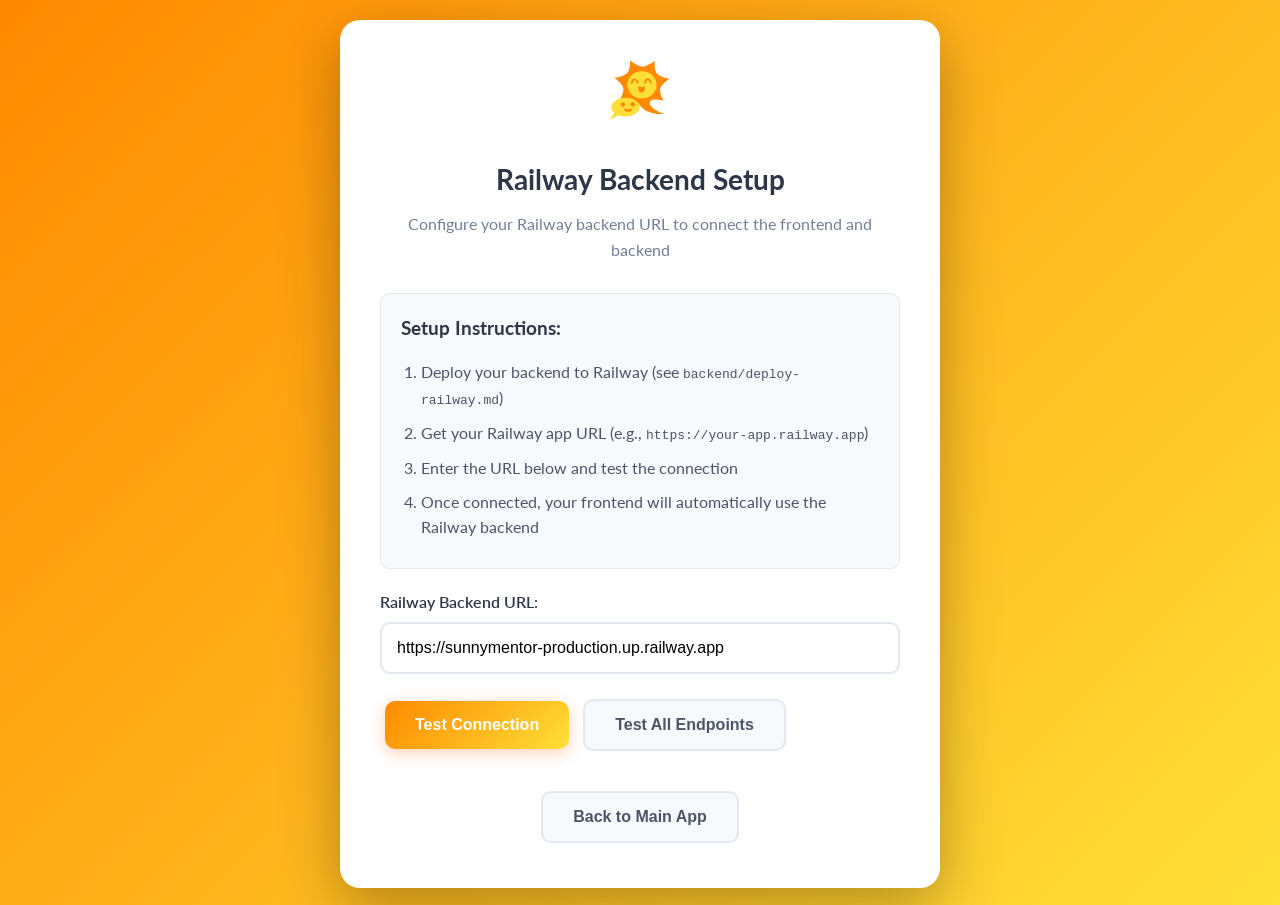
<file: frontend/railway-setup.html>
<!DOCTYPE html>
<html lang="en">
<head>
    <meta charset="UTF-8">
    <meta name="viewport" content="width=device-width, initial-scale=1.0">
    <title>Railway Setup - SunnyMentor</title>
    <link rel="icon" type="image/png" sizes="32x32" href="graphics/logo.png">
    <link href="https://fonts.googleapis.com/css2?family=Lato:ital,wght@0,100;0,300;0,400;0,700;0,900;1,100;1,300;1,400;1,700;1,900&display=swap" rel="stylesheet">
    
    <style>
        * {
            margin: 0;
            padding: 0;
            box-sizing: border-box;
        }

        body {
            font-family: 'Lato', -apple-system, BlinkMacSystemFont, sans-serif;
            line-height: 1.6;
            color: #333;
            background: linear-gradient(135deg, #ff8900 0%, #ffdf38 100%);
            min-height: 100vh;
            display: flex;
            align-items: center;
            justify-content: center;
            padding: 20px;
        }

        .setup-container {
            background: white;
            padding: 40px;
            border-radius: 20px;
            box-shadow: 0 20px 60px rgba(0, 0, 0, 0.3);
            width: 100%;
            max-width: 600px;
            text-align: center;
        }

        .logo {
            height: 60px;
            margin-bottom: 30px;
        }

        h1 {
            color: #2d3748;
            margin-bottom: 10px;
            font-size: 28px;
        }

        .subtitle {
            color: #718096;
            margin-bottom: 30px;
            font-size: 16px;
        }

        .form-group {
            margin-bottom: 20px;
            text-align: left;
        }

        .form-label {
            display: block;
            margin-bottom: 8px;
            font-weight: 600;
            color: #2d3748;
        }

        .form-input {
            width: 100%;
            padding: 15px;
            border: 2px solid #e2e8f0;
            border-radius: 10px;
            font-size: 16px;
            transition: border-color 0.3s ease;
        }

        .form-input:focus {
            outline: none;
            border-color: #ff8900;
        }

        .btn {
            padding: 15px 30px;
            border: none;
            border-radius: 10px;
            font-weight: 600;
            cursor: pointer;
            transition: all 0.3s ease;
            font-size: 16px;
            margin: 5px;
        }

        .btn-primary {
            background: linear-gradient(135deg, #ff8900 0%, #ffdf38 100%);
            color: white;
            box-shadow: 0 4px 15px rgba(255, 105, 0, 0.3);
        }

        .btn-primary:hover {
            transform: translateY(-2px);
            box-shadow: 0 8px 25px rgba(255, 105, 0, 0.4);
        }

        .btn-secondary {
            background: #f7fafc;
            color: #4a5568;
            border: 2px solid #e2e8f0;
        }

        .btn-secondary:hover {
            background: #edf2f7;
            border-color: #cbd5e0;
        }

        .btn:disabled {
            background: #cbd5e0;
            cursor: not-allowed;
            transform: none;
            box-shadow: none;
        }

        .status {
            margin: 20px 0;
            padding: 15px;
            border-radius: 10px;
            font-weight: 500;
        }

        .status.success {
            background: #f0fff4;
            border: 1px solid #9ae6b4;
            color: #38a169;
        }

        .status.error {
            background: #fed7d7;
            border: 1px solid #feb2b2;
            color: #e53e3e;
        }

        .status.info {
            background: #ebf8ff;
            border: 1px solid #90cdf4;
            color: #3182ce;
        }

        .loading {
            display: inline-block;
            width: 20px;
            height: 20px;
            border: 3px solid #f3f3f3;
            border-top: 3px solid #ff8900;
            border-radius: 50%;
            animation: spin 1s linear infinite;
            margin-right: 10px;
        }

        @keyframes spin {
            0% { transform: rotate(0deg); }
            100% { transform: rotate(360deg); }
        }

        .test-results {
            margin-top: 20px;
            text-align: left;
        }

        .test-result {
            padding: 10px;
            margin: 5px 0;
            border-radius: 5px;
            font-size: 14px;
        }

        .test-result.success {
            background: #f0fff4;
            color: #38a169;
        }

        .test-result.error {
            background: #fed7d7;
            color: #e53e3e;
        }

        .instructions {
            background: #f7fafc;
            border: 1px solid #e2e8f0;
            border-radius: 10px;
            padding: 20px;
            margin: 20px 0;
            text-align: left;
        }

        .instructions h3 {
            color: #2d3748;
            margin-bottom: 15px;
        }

        .instructions ol {
            padding-left: 20px;
        }

        .instructions li {
            margin: 8px 0;
            color: #4a5568;
        }

        .code {
            background: #2d3748;
            color: #e2e8f0;
            padding: 10px;
            border-radius: 5px;
            font-family: 'Courier New', monospace;
            font-size: 14px;
            margin: 10px 0;
        }
    </style>
</head>
<body>
    <div class="setup-container">
        <img src="graphics/logo.svg" alt="SunnyMentor" class="logo">
        <h1>Railway Backend Setup</h1>
        <p class="subtitle">Configure your Railway backend URL to connect the frontend and backend</p>

        <div class="instructions">
            <h3>Setup Instructions:</h3>
            <ol>
                <li>Deploy your backend to Railway (see <code>backend/deploy-railway.md</code>)</li>
                <li>Get your Railway app URL (e.g., <code>https://your-app.railway.app</code>)</li>
                <li>Enter the URL below and test the connection</li>
                <li>Once connected, your frontend will automatically use the Railway backend</li>
            </ol>
        </div>

        <form id="railway-setup-form">
            <div class="form-group">
                <label for="railway-url" class="form-label">Railway Backend URL:</label>
                <input 
                    type="url" 
                    id="railway-url" 
                    class="form-input" 
                    placeholder="https://your-app.railway.app"
                    required
                >
            </div>

            <div class="form-group">
                <button type="submit" class="btn btn-primary" id="test-btn">
                    <span id="test-btn-text">Test Connection</span>
                    <div id="test-loading" class="loading" style="display: none;"></div>
                </button>
                <button type="button" class="btn btn-secondary" onclick="testAllEndpoints()">
                    Test All Endpoints
                </button>
            </div>
        </form>

        <div id="status" class="status" style="display: none;"></div>
        <div id="test-results" class="test-results" style="display: none;"></div>

        <div style="margin-top: 30px;">
            <button class="btn btn-secondary" onclick="window.location.href='index.html'">
                Back to Main App
            </button>
        </div>
    </div>

    <!-- Configuration -->
    <script src="js/config.js"></script>
    
    <!-- Railway Setup Utility -->
    <script src="js/railway-setup.js"></script>

    <script>
        let railwaySetup;

        document.addEventListener('DOMContentLoaded', function() {
            // Initialize Railway setup
            if (window.railwaySetup) {
                railwaySetup = window.railwaySetup;
                
                // Load stored URL if available
                const storedUrl = localStorage.getItem('railway_url');
                if (storedUrl) {
                    document.getElementById('railway-url').value = storedUrl;
                }
            }

            // Form submission
            document.getElementById('railway-setup-form').addEventListener('submit', async function(e) {
                e.preventDefault();
                await testConnection();
            });
        });

        async function testConnection() {
            const url = document.getElementById('railway-url').value.trim();
            if (!url) {
                showStatus('Please enter a Railway URL', 'error');
                return;
            }

            // Show loading
            const testBtn = document.getElementById('test-btn');
            const testBtnText = document.getElementById('test-btn-text');
            const testLoading = document.getElementById('test-loading');
            
            testBtn.disabled = true;
            testBtnText.style.display = 'none';
            testLoading.style.display = 'inline-block';

            try {
                // Update Railway URL
                if (railwaySetup) {
                    railwaySetup.updateUrl(url);
                }

                // Test connection
                const result = await railwaySetup.testConnection(url);
                
                if (result.success) {
                    showStatus('✅ Connection successful! Railway backend is ready.', 'success');
                    showTestResults([{
                        name: 'Health Check',
                        success: true,
                        status: result.status,
                        data: result.data
                    }]);
                } else {
                    showStatus('❌ Connection failed: ' + result.error, 'error');
                    showTestResults([{
                        name: 'Health Check',
                        success: false,
                        error: result.error
                    }]);
                }
            } catch (error) {
                showStatus('❌ Test failed: ' + error.message, 'error');
            } finally {
                // Hide loading
                testBtn.disabled = false;
                testBtnText.style.display = 'inline';
                testLoading.style.display = 'none';
            }
        }

        async function testAllEndpoints() {
            const url = document.getElementById('railway-url').value.trim();
            if (!url) {
                showStatus('Please enter a Railway URL first', 'error');
                return;
            }

            // Update Railway URL
            if (railwaySetup) {
                railwaySetup.updateUrl(url);
            }

            showStatus('Testing all endpoints...', 'info');

            try {
                const results = await railwaySetup.testAllEndpoints();
                showTestResults(Object.entries(results).map(([name, result]) => ({
                    name: name,
                    success: result.success,
                    status: result.status,
                    error: result.error
                })));
                
                const allSuccess = Object.values(results).every(r => r.success);
                if (allSuccess) {
                    showStatus('✅ All endpoints are working! Railway backend is fully configured.', 'success');
                } else {
                    showStatus('⚠️ Some endpoints failed. Check the results below.', 'error');
                }
            } catch (error) {
                showStatus('❌ Test failed: ' + error.message, 'error');
            }
        }

        function showStatus(message, type) {
            const statusDiv = document.getElementById('status');
            statusDiv.textContent = message;
            statusDiv.className = `status ${type}`;
            statusDiv.style.display = 'block';
        }

        function showTestResults(results) {
            const resultsDiv = document.getElementById('test-results');
            let html = '<h4>Test Results:</h4>';
            
            results.forEach(result => {
                const resultClass = result.success ? 'success' : 'error';
                const icon = result.success ? '✅' : '❌';
                const status = result.success ? `(Status: ${result.status})` : `(Error: ${result.error})`;
                
                html += `<div class="test-result ${resultClass}">`;
                html += `${icon} ${result.name}: ${status}`;
                if (result.data) {
                    html += `<br><small>Response: ${JSON.stringify(result.data)}</small>`;
                }
                html += '</div>';
            });
            
            resultsDiv.innerHTML = html;
            resultsDiv.style.display = 'block';
        }
    </script>
</body>
</html>
</file>
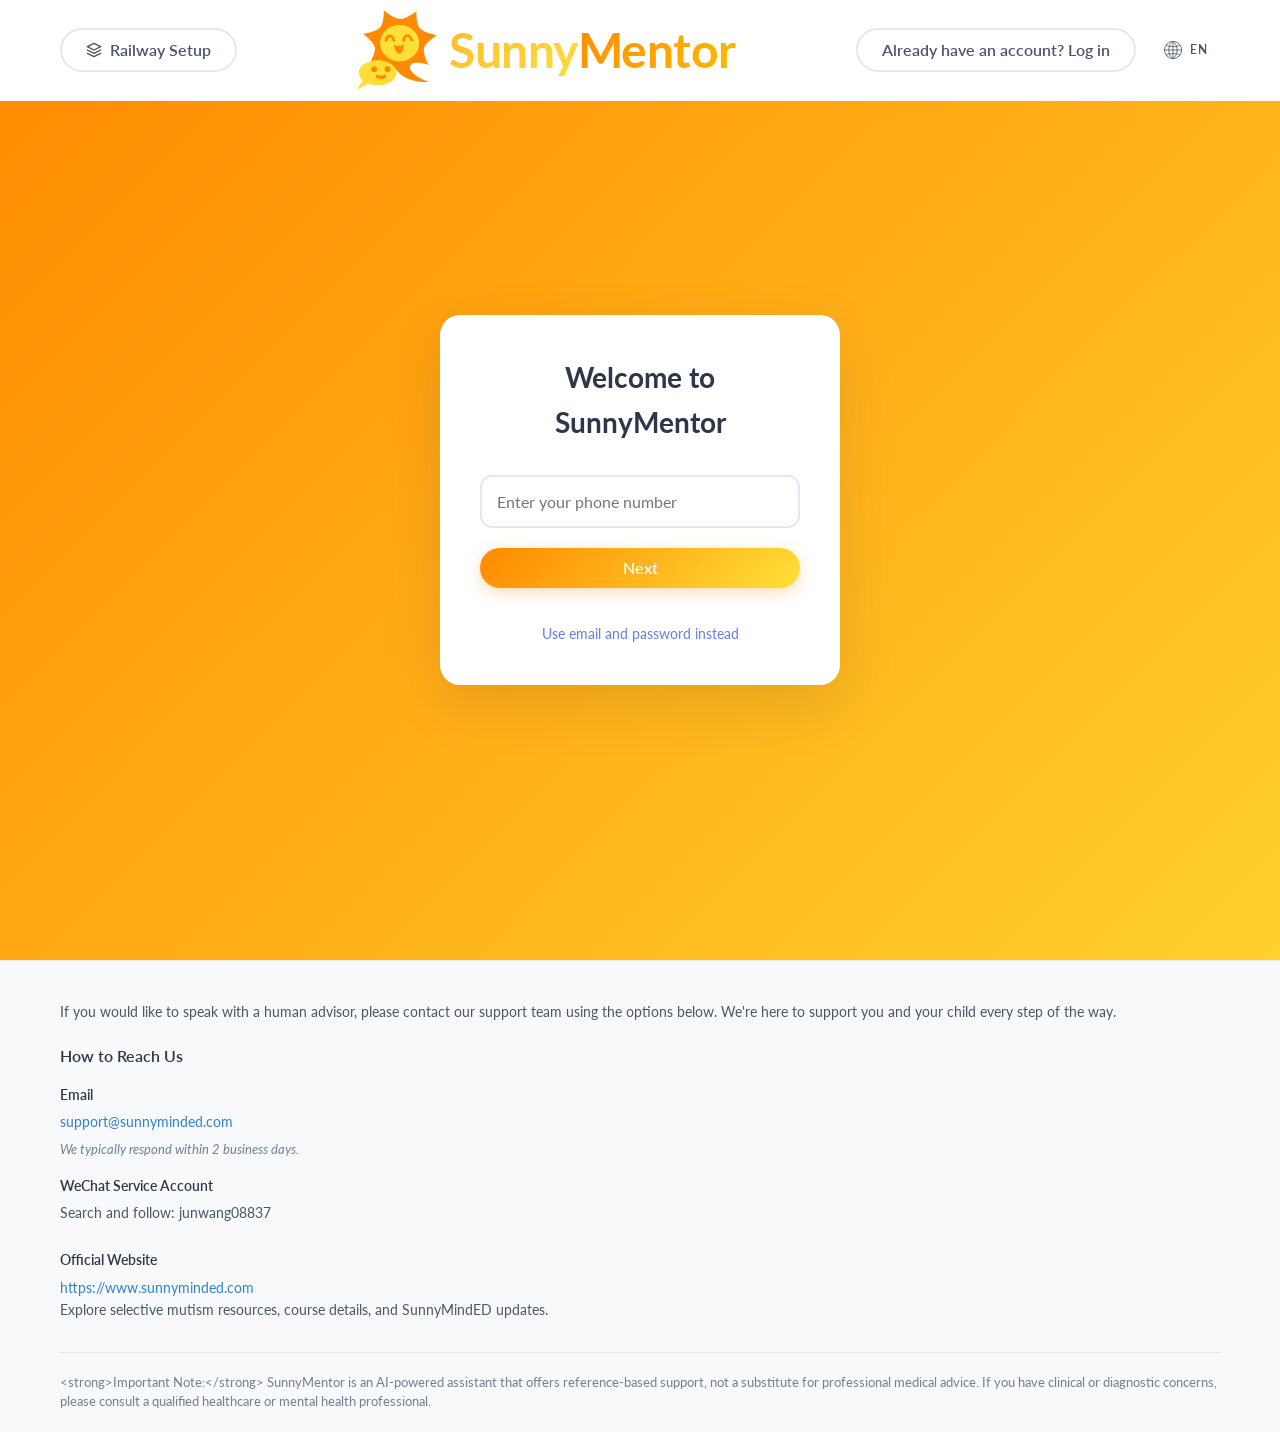
<file: frontend/signup.html>
<!DOCTYPE html>
<html lang="en">
<head>
    <meta charset="UTF-8">
    <meta name="viewport" content="width=device-width, initial-scale=1.0">
    <title>Sign Up - SunnyMentor</title>
    <link href="https://fonts.googleapis.com/css2?family=Lato:ital,wght@0,100;0,300;0,400;0,700;0,900;1,100;1,300;1,400;1,700;1,900&display=swap" rel="stylesheet">
    <link rel="stylesheet" href="css/components.css">
    <style>
        :root {
            --main-font-family: 'Lato', -apple-system, BlinkMacSystemFont, sans-serif;
        }

        * {
            margin: 0;
            padding: 0;
            box-sizing: border-box;
        }

        body {
            font-family: var(--main-font-family);
            line-height: 1.6;
            color: #333;
            background: linear-gradient(135deg, #ff8900 0%, #ffdf38 100%);
            min-height: 100vh;
        }

        .main-content {
            margin-top: 100px;
            min-height: calc(100vh - 100px);
            display: flex;
            align-items: center;
            justify-content: center;
            padding: 20px;
        }

        .form-container {
            width: 100%;
            max-width: 400px;
        }

        .form-card {
            background: white;
            padding: 40px;
            border-radius: 20px;
            box-shadow: 0 20px 60px rgba(0, 0, 0, 0.1);
            text-align: center;
        }

        .form-card h1 {
            color: #2d3748;
            margin-bottom: 30px;
            font-size: 28px;
            font-weight: 700;
        }

        .form-group {
            margin-bottom: 20px;
            text-align: left;
        }

        .form-input {
            width: 100%;
            padding: 15px;
            border: 2px solid #e2e8f0;
            border-radius: 12px;
            font-size: 16px;
            font-family: var(--main-font-family);
            transition: border-color 0.3s ease;
        }

        .form-input:focus {
            outline: none;
            border-color: #ff8900;
        }

        /* Error Banner Styles */
        .error-banner {
            background: linear-gradient(135deg, #ff4757 0%, #ff3742 100%);
            color: white;
            padding: 15px 20px;
            border-radius: 12px;
            margin-bottom: 20px;
            display: flex;
            align-items: center;
            justify-content: space-between;
            box-shadow: 0 4px 15px rgba(255, 71, 87, 0.3);
            animation: slideDown 0.3s ease-out;
        }

        @keyframes slideDown {
            from {
                opacity: 0;
                transform: translateY(-20px);
            }
            to {
                opacity: 1;
                transform: translateY(0);
            }
        }

        .banner-content {
            display: flex;
            align-items: center;
            gap: 12px;
            flex: 1;
        }

        .banner-icon {
            font-size: 20px;
            flex-shrink: 0;
        }

        .banner-text {
            font-size: 14px;
            line-height: 1.4;
        }

        .banner-text strong {
            font-weight: 600;
        }

        .banner-close {
            background: none;
            border: none;
            color: white;
            font-size: 24px;
            cursor: pointer;
            padding: 0;
            width: 24px;
            height: 24px;
            display: flex;
            align-items: center;
            justify-content: center;
            border-radius: 50%;
            transition: background-color 0.2s ease;
            flex-shrink: 0;
        }

        .banner-close:hover {
            background-color: rgba(255, 255, 255, 0.2);
        }

        /* Error Text Styles */
        .error-text {
            color: #e53e3e;
            font-size: 14px;
            margin-top: 8px;
            text-align: left;
        }

        .error-list {
            display: flex;
            flex-direction: column;
            gap: 4px;
        }

        .error-item {
            display: flex;
            align-items: flex-start;
            gap: 8px;
            padding: 8px 12px;
            background: rgba(229, 62, 62, 0.1);
            border-radius: 8px;
            border-left: 3px solid #e53e3e;
        }

        .error-item-icon {
            color: #e53e3e;
            font-size: 16px;
            flex-shrink: 0;
            margin-top: 1px;
        }

        .error-item-text {
            flex: 1;
            line-height: 1.4;
        }

        /* Error Text Container */
        #error-text-container {
            margin-top: 5px;
        }

        .verification-message {
            background: #e6f3ff;
            border: 1px solid #b3d9ff;
            border-radius: 12px;
            padding: 20px;
            margin-bottom: 20px;
            text-align: center;
        }

        .verification-message h3 {
            color: #1a365d;
            margin-bottom: 10px;
            font-size: 18px;
        }

        .verification-message p {
            color: #2d3748;
            margin: 0;
            font-size: 14px;
        }

        .loading {
            width: 20px;
            height: 20px;
            border: 2px solid #ffffff;
            border-top: 2px solid transparent;
            border-radius: 50%;
            animation: spin 1s linear infinite;
        }

        @keyframes spin {
            0% { transform: rotate(0deg); }
            100% { transform: rotate(360deg); }
        }

        /* Error Banner Container */
        #error-banner-container {
            position: fixed;
            top: 100px;
            left: 0;
            right: 0;
            z-index: 999;
            width: 100%;
        }

        /* Navigation styles */
        .nav-auth {
            display: flex;
            gap: 15px;
            align-items: center;
        }

        .language-switcher {
            display: flex !important;
            align-items: center;
            gap: 8px;
            cursor: pointer;
            padding: 8px 12px;
            border-radius: 8px;
            transition: all 0.3s ease;
            color: #4a5568;
            background: rgba(255, 255, 255, 0.1);
            border: 1px solid rgba(255, 255, 255, 0.2);
        }

        .language-switcher:hover {
            background: rgba(255, 137, 0, 0.1);
            color: #ff8900;
        }

        .globe-icon {
            width: 18px;
            height: 18px;
            fill: currentColor;
        }

        .language-code {
            font-size: 12px;
            font-weight: 600;
            letter-spacing: 0.5px;
        }

        /* Responsive Design */
        @media (max-width: 768px) {
            .main-content {
                padding: 10px;
            }

            .form-card {
                padding: 30px 20px;
            }

            .form-card h1 {
                font-size: 24px;
            }
        }
    </style>
</head>
<body>


    <!-- Navigation -->
    <nav class="navbar">
        <div class="nav-content">
            <div class="nav-left">
                <button class="btn btn-secondary railway-setup-btn" onclick="window.location.href='railway-setup.html'" title="Railway Setup">
                    <svg width="16" height="16" viewBox="0 0 24 24" fill="none" xmlns="http://www.w3.org/2000/svg">
                        <path d="M12 2L2 7L12 12L22 7L12 2Z" stroke="currentColor" stroke-width="2" stroke-linecap="round" stroke-linejoin="round"/>
                        <path d="M2 17L12 22L22 17" stroke="currentColor" stroke-width="2" stroke-linecap="round" stroke-linejoin="round"/>
                        <path d="M2 12L12 17L22 12" stroke="currentColor" stroke-width="2" stroke-linecap="round" stroke-linejoin="round"/>
                    </svg>
                    <span data-en="Railway Setup" data-zh="Railway 设置">Railway Setup</span>
                </button>
            </div>
            <div class="logo-container clickable-logo" onclick="handleLogoClick()" style="cursor: pointer;">
                <img src="graphics/logo.svg" alt="SunnyMentor" class="logo">
                <span class="logo-text" style="font-size: 48px;">
                    <span class="logo-sunny" data-en="Sunny" data-zh="晴心">Sunny</span><span class="logo-mentor" data-en="Mentor" data-zh="知道">Mentor</span>
                </span>
            </div>
            <div class="nav-auth">
                <button class="btn btn-secondary" onclick="goToLogin()" data-en="Already have an account? Log in" data-zh="已有账户？登录">Already have an account? Log in</button>
                <div class="language-switcher" onclick="toggleLanguage()" title="Switch Language" data-title-en="Switch Language" data-title-zh="切换语言">
                    <img src="graphics/language-switcher.svg" alt="Language Switcher" class="globe-icon" />
                    <span class="language-code">EN</span>
                </div>
            </div>
        </div>
    </nav>

    <!-- Main Content -->
    <div class="main-content">
        <div class="form-container">
            <div class="form-card">
                <h1 id="form-title" data-en="Welcome to SunnyMentor" data-zh="欢迎来到SunnyMentor">Welcome to SunnyMentor</h1>
                
                <!-- Phone Number Input Phase -->
                <div id="phone-input-phase">
                    <form id="phone-form">
                        <div class="form-group">
                            <input type="tel" id="phone" class="form-input" placeholder="Enter your phone number" data-placeholder-en="Enter your phone number" data-placeholder-zh="请输入您的手机号码" required>
                            <div id="phone-error-container">
                                
                            </div>
                        </div>
                        
                        <button type="submit" class="btn btn-primary btn-large" style="width: 100%; margin-bottom: 20px;">
                            <span id="phone-submit-text" data-en="Next" data-zh="下一步">Next</span>
                            <div id="phone-loading" class="loading" style="display: none;"></div>
                        </button>
                    </form>
                    
                    <p style="text-align: center; color: #718096; font-size: 14px; margin-top: 15px;">
                        <a href="#" onclick="switchToEmailSignup()" style="color: #667eea; text-decoration: none;" data-en="Use email and password instead" data-zh="改用邮箱和密码登录">Use email and password instead</a>
                    </p>
                </div>
                
                <!-- Email/Password Input Phase -->
                <div id="email-input-phase" style="display: none;">
                    <form id="email-form">
                        <div class="form-group">
                            <input type="email" id="email" class="form-input" placeholder="Enter your email address" data-placeholder-en="Enter your email address" data-placeholder-zh="请输入您的邮箱地址" required>
                            <div id="email-error-container">
                                
                            </div>
                        </div>
                        
                        <div class="form-group">
                            <input type="password" id="password" class="form-input" placeholder="Enter a password" data-placeholder-en="Enter a password" data-placeholder-zh="请输入您的密码" required>
                            <div id="password-error-container">
                                
                            </div>
                        </div>
                        
                        <button type="submit" class="btn btn-primary btn-large" style="width: 100%; margin-bottom: 20px;">
                            <span id="email-submit-text" data-en="Create Account" data-zh="创建账户">Create Account</span>
                            <div id="email-loading" class="loading" style="display: none;"></div>
                        </button>
                    </form>
                    
                    <p style="text-align: center; color: #718096; font-size: 14px; margin-top: 15px;">
                        <a href="#" onclick="switchToPhoneSignup()" style="color: #667eea; text-decoration: none;">Use phone number instead</a>
                    </p>
                </div>
                
                <!-- Verification Code Phase -->
                <div id="verification-phase" style="display: none;">
                    <div class="verification-message">
                        <h3 data-en="Verification Code Sent" data-zh="验证码已发送">Verification Code Sent</h3>
                        <p data-en="We've sent you a verification code to " data-zh="我们已向您发送验证码至 ">We've sent you a verification code to <span id="sent-phone-number"></span></p>
                        <p style="font-size: 14px; margin-top: 10px;" data-en="Enter the six-digit number sent to your phone to confirm login for your account" data-zh="请输入发送到您手机的六位数字来确认您的账户登录">Enter the six-digit number sent to your phone to confirm login for your account</p>
                    </div>
                    
                    <form id="verification-form">
                        <div class="form-group">
                            <input type="text" id="verification-code" class="form-input" placeholder="Enter 6-digit code" data-placeholder-en="Enter 6-digit code" data-placeholder-zh="请输入6位验证码" maxlength="6" pattern="[0-9]{6}" required>
                            <div id="verification-error-container">
                                
                            </div>
                        </div>
                        
                        <button type="submit" class="btn btn-primary btn-large" style="width: 100%; margin-bottom: 20px;">
                            <span id="verification-submit-text" data-en="Verify" data-zh="验证">Verify</span>
                            <div id="verification-loading" class="loading" style="display: none;"></div>
                        </button>
                    </form>
                    
                    <p style="text-align: center; color: #718096; font-size: 14px;">
                        <a href="#" id="resend-code" onclick="resendVerificationCode()" style="color: #667eea; text-decoration: none;">Resend code</a>
                        |
                        <a href="#" onclick="goBackToPhoneInput()" style="color: #667eea; text-decoration: none;">Change phone number</a>
                    </p>
                </div>
                
                <!-- Pending Approval Phase -->
                <div id="pending-approval-phase" style="display: none;">
                    <div class="verification-message" style="background: #fff5f5; border-color: #feb2b2;">
                        <h3 style="color: #c53030;" data-en="Account Pending Approval" data-zh="账户待审核">Account Pending Approval</h3>
                        <p style="color: #2d3748;" data-en="Thank you for signing up! Your account has been created and is now pending approval from an administrator." data-zh="感谢您的注册！您的账户已创建，正在等待管理员审核。">Thank you for signing up! Your account has been created and is now pending approval from an administrator.</p>
                        <p style="color: #2d3748; margin-top: 10px;" data-en="You will be able to access the chatbot once your account has been approved. We'll notify you when this happens." data-zh="一旦您的账户获得批准，您就可以访问聊天机器人。我们会在此事发生时通知您。">You will be able to access the chatbot once your account has been approved. We'll notify you when this happens.</p>
                    </div>
                    
                    <button onclick="returnToLanding()" class="btn btn-primary btn-large" style="width: 100%; margin-bottom: 20px;" data-en="Return to Landing Page" data-zh="返回首页">
                        Return to Landing Page
                    </button>
                </div>
            </div>
        </div>
    </div>
    
    <!-- Bottom Bar -->
    <div class="bottom-bar-container">
        <div style="background: red; color: white; padding: 20px; text-align: center; font-weight: bold;">
            🚨 TEST: Bottom bar container is working! 🚨
        </div>
    </div>

    <!-- Configuration -->
    <script src="js/config.js"></script>
    <script src="js/components.js"></script>
    
    <!-- Component loader -->

    
    <script>
        // API Configuration - always use Railway backend
        const API_BASE_URL = 'https://sunnymentor-production.up.railway.app';
        
        // Global state
        let currentLanguage = 'EN'; // Fallback, will be overridden by languageManager
        let currentPhoneNumber = '';
        let generatedCode = '';

        // Language switching
        function toggleLanguage() {
            // Use global language manager if available
            if (window.languageManager) {
                window.languageManager.toggleLanguage();
                currentLanguage = window.languageManager.getCurrentLanguage(); // Keep local var in sync
                // Update all language codes on the page
                const languageCodes = document.querySelectorAll('.language-code');
                languageCodes.forEach(code => {
                    code.textContent = currentLanguage;
                });
                updateLanguageContent();
            } else {
                // Fallback
                currentLanguage = currentLanguage === 'EN' ? '中文' : 'EN';
                // Update all language codes on the page
                const languageCodes = document.querySelectorAll('.language-code');
                languageCodes.forEach(code => {
                    code.textContent = currentLanguage;
                });
                updateLanguageContent();
            }
        }

        function updateLanguageContent() {
            const elements = document.querySelectorAll('[data-en]');
            elements.forEach(el => {
                const englishText = el.getAttribute('data-en');
                const chineseText = el.getAttribute('data-zh');
                if (currentLanguage === 'EN') {
                    el.textContent = englishText;
                } else {
                    el.textContent = chineseText || englishText;
                }
            });

            // Update placeholders
            const placeholderElements = document.querySelectorAll('[data-placeholder-en]');
            placeholderElements.forEach(el => {
                const englishPlaceholder = el.getAttribute('data-placeholder-en');
                const chinesePlaceholder = el.getAttribute('data-placeholder-zh');
                if (currentLanguage === 'EN') {
                    el.placeholder = englishPlaceholder;
                } else {
                    el.placeholder = chinesePlaceholder || englishPlaceholder;
                }
            });

            // Update title attributes
            const titleElements = document.querySelectorAll('[data-title-en]');
            titleElements.forEach(el => {
                const englishTitle = el.getAttribute('data-title-en');
                const chineseTitle = el.getAttribute('data-title-zh');
                if (currentLanguage === 'EN') {
                    el.title = englishTitle;
                } else {
                    el.title = chineseTitle || englishTitle;
                }
            });
        }

        // Navigation functions
        function goToSignup() {
            window.location.href = 'signup.html';
        }

        function goToLogin() {
            window.location.href = 'login.html';
        }

        function handleLogoClick() {
            window.location.href = 'index.html';
        }

        // Error banner functions
        function showErrorBanner(message = null) {
            // Error banners disabled - no-op function
            return;
        }

        function closeErrorBanner() {
            // Error banners disabled - no-op function
            return;
        }

        function shouldShowErrorBanner() {
            // Error banners disabled - always return false
            return false;
        }

        // Check if an error indicates the backend server is not running
        function isBackendServerError(error) {
            // Check for network connectivity issues
            if (error.name === 'TypeError' && error.message.includes('fetch')) {
                return true;
            }
            
            // Check for connection refused or network errors
            if (error.message && (
                error.message.includes('Failed to fetch') ||
                error.message.includes('NetworkError') ||
                error.message.includes('ERR_CONNECTION_REFUSED') ||
                error.message.includes('ERR_NETWORK') ||
                error.message.includes('ERR_INTERNET_DISCONNECTED')
            )) {
                return true;
            }
            
            // Check for timeout errors (server not responding)
            if (error.name === 'AbortError' || error.message.includes('timeout')) {
                return true;
            }
            
            return false;
        }

        // Error display functions
        function showError(elementId, message) {
            // Error text disabled - no-op function
            return;
        }

        function clearErrors() {
            // Error text disabled - no-op function
            return;
        }

        // Phone number utilities
        function normalizePhoneNumber(phone) {
            // Remove all non-digit characters
            const digits = phone.replace(/\D/g, '');
            
            // If it's a 10-digit number, assume US and add +1
            if (digits.length === 10) {
                return '+1' + digits;
            }
            
            // If it's 11 digits and starts with 1, add +
            if (digits.length === 11 && digits.startsWith('1')) {
                return '+' + digits;
            }
            
            // Otherwise return with + if not already there
            return digits.startsWith('+') ? phone : '+' + digits;
        }

        async function isPhoneNumberApproved(phone) {
            const startTime = Date.now();
            console.log(`📱 [PHONE VALIDATION] Starting validation for phone: ${phone}`);
            
            try {
                const requestBody = { phone: phone };
                console.log(`📤 [PHONE VALIDATION] Sending request to: ${API_BASE_URL}/auth/validate-phone`);
                console.log(`📦 [PHONE VALIDATION] Request body:`, requestBody);
                
                const response = await fetch(`${API_BASE_URL}/auth/validate-phone`, {
                    method: 'POST',
                    headers: {
                        'Content-Type': 'application/json',
                    },
                    body: JSON.stringify(requestBody)
                });
                
                const responseTime = Date.now() - startTime;
                console.log(`⏱️ [PHONE VALIDATION] Response received in ${responseTime}ms`);
                console.log(`📊 [PHONE VALIDATION] Response status: ${response.status} ${response.statusText}`);
                
                if (!response.ok) {
                    const errorText = await response.text();
                    console.error(`❌ [PHONE VALIDATION] Failed with status ${response.status}:`, errorText);
                    
                    // Show error banner if this is a connection issue
                    if (shouldShowErrorBanner()) {
                        console.warn(`🚨 [PHONE VALIDATION] Showing error banner due to connection issue`);
                        showErrorBanner();
                    }
                    
                    return { approved: false, error: 'backend_error' };
                }
                
                const result = await response.json();
                console.log(`📥 [PHONE VALIDATION] Response data:`, result);
                console.log(`✅ [PHONE VALIDATION] Phone ${phone} is ${result.is_approved ? 'APPROVED' : 'NOT APPROVED'}`);
                
                // Hide backend error banner since we successfully connected
                closeBackendErrorBanner();
                
                return { approved: result.is_approved, error: result.is_approved ? null : 'not_approved' };
            } catch (error) {
                const responseTime = Date.now() - startTime;
                console.error(`💥 [PHONE VALIDATION] Failed after ${responseTime}ms:`, error);
                console.error(`🔍 [PHONE VALIDATION] Error details:`, {
                    name: error.name,
                    message: error.message,
                    stack: error.stack
                });
                
                // Only show error banner if this is a server connectivity issue
                if (isBackendServerError(error) && shouldShowErrorBanner()) {
                    console.warn(`🚨 [PHONE VALIDATION] Showing error banner due to server connectivity issue`);
                    showErrorBanner();
                }
                
                return { approved: false, error: 'backend_error' };
            }
        }

        function generateVerificationCode() {
            return Math.floor(100000 + Math.random() * 900000).toString();
        }

        // Loading state functions
        function showPhoneLoading(show) {
            const loadingEl = document.getElementById('phone-loading');
            const submitTextEl = document.getElementById('phone-submit-text');
            
            if (loadingEl && submitTextEl) {
                if (show) {
                    loadingEl.style.display = 'inline-block';
                    submitTextEl.style.display = 'none';
                } else {
                    loadingEl.style.display = 'none';
                    submitTextEl.style.display = 'inline';
                }
            }
        }

        function showVerificationLoading(show) {
            const loadingEl = document.getElementById('verification-loading');
            const submitTextEl = document.getElementById('verification-submit-text');
            
            if (loadingEl && submitTextEl) {
                if (show) {
                    loadingEl.style.display = 'inline-block';
                    submitTextEl.style.display = 'none';
                } else {
                    loadingEl.style.display = 'none';
                    submitTextEl.style.display = 'inline';
                }
            }
        }

        function showEmailLoading(show) {
            const loadingEl = document.getElementById('email-loading');
            const submitTextEl = document.getElementById('email-submit-text');
            
            if (loadingEl && submitTextEl) {
                if (show) {
                    loadingEl.style.display = 'inline-block';
                    submitTextEl.style.display = 'none';
                } else {
                    loadingEl.style.display = 'none';
                    submitTextEl.style.display = 'inline';
                }
            }
        }

        // Phase switching functions
        function switchToEmailSignup() {
            document.getElementById('phone-input-phase').style.display = 'none';
            document.getElementById('email-input-phase').style.display = 'block';
            document.getElementById('verification-phase').style.display = 'none';
            document.getElementById('pending-approval-phase').style.display = 'none';
            clearErrors();
        }

        function switchToPhoneSignup() {
            document.getElementById('phone-input-phase').style.display = 'block';
            document.getElementById('email-input-phase').style.display = 'none';
            document.getElementById('verification-phase').style.display = 'none';
            document.getElementById('pending-approval-phase').style.display = 'none';
            clearErrors();
        }

        function goBackToPhoneInput() {
            document.getElementById('phone-input-phase').style.display = 'block';
            document.getElementById('verification-phase').style.display = 'none';
            document.getElementById('pending-approval-phase').style.display = 'none';
            
            // Clear phone input and errors
            document.getElementById('phone').value = '';
            clearErrors();
        }

        function resendVerificationCode() {
            generatedCode = generateVerificationCode();
            console.log('New verification code:', generatedCode); // In real app, send SMS
            showNotification('Verification code resent!', 'success');
        }

        function returnToLanding() {
            // Redirect to the landing page
            window.location.href = 'index.html';
        }

        function showNotification(message, type) {
            // Simple notification - in a real app, you might use a toast library
            const notification = document.createElement('div');
            notification.style.cssText = `
                position: fixed;
                top: 120px;
                right: 20px;
                background: ${type === 'success' ? '#38a169' : '#e53e3e'};
                color: white;
                padding: 12px 20px;
                border-radius: 8px;
                z-index: 1000;
                font-size: 14px;
            `;
            notification.textContent = message;
            document.body.appendChild(notification);
            
            setTimeout(() => {
                document.body.removeChild(notification);
            }, 3000);
        }

        // Backend health check
        async function checkBackendHealth() {
            const startTime = Date.now();
            console.log(`🔍 [HEALTH CHECK] Starting backend health check to: ${API_BASE_URL}/health`);
            
            try {
                const response = await fetch(`${API_BASE_URL}/health`, {
                    method: 'GET',
                    headers: {
                        'Content-Type': 'application/json',
                        'Accept': 'application/json'
                    }
                });
                
                const responseTime = Date.now() - startTime;
                console.log(`⏱️ [HEALTH CHECK] Response received in ${responseTime}ms`);
                console.log(`📊 [HEALTH CHECK] Response status: ${response.status} ${response.statusText}`);
                console.log(`📋 [HEALTH CHECK] Response headers:`, Object.fromEntries(response.headers.entries()));
                
                if (response.ok) {
                    const data = await response.json();
                    console.log('✅ [HEALTH CHECK] Backend is healthy:', data);
                    console.log(`🔧 [HEALTH CHECK] Components status:`, data.components);
                    console.log(`⚙️ [HEALTH CHECK] API mode:`, data.api_mode);
                    closeBackendErrorBanner();
                    return true;
                } else {
                    const errorText = await response.text();
                    console.error(`❌ [HEALTH CHECK] Failed with status ${response.status}:`, errorText);
                    throw new Error(`Health check failed with status ${response.status}: ${errorText}`);
                }
            } catch (error) {
                const responseTime = Date.now() - startTime;
                console.error(`💥 [HEALTH CHECK] Failed after ${responseTime}ms:`, error);
                console.error(`🔍 [HEALTH CHECK] Error details:`, {
                    name: error.name,
                    message: error.message,
                    stack: error.stack
                });
                
                // Only show banner if this is a server connectivity issue
                if (isBackendServerError(error) && shouldShowErrorBanner()) {
                    console.warn(`🚨 [HEALTH CHECK] Showing error banner due to server connectivity issue`);
                    showErrorBanner();
                }
                return false;
            }
        }

        // Form submission handlers
        document.addEventListener('DOMContentLoaded', async function() {
            console.log('🚀 [PAGE INIT] Signup page DOM loaded, initializing...');
            console.log('🌐 [PAGE INIT] Current URL:', window.location.href);
            console.log('🔧 [PAGE INIT] API Base URL:', API_BASE_URL);
            console.log('🌍 [PAGE INIT] Current language:', currentLanguage);
            
            // Error components are now embedded directly in the HTML
            
            // Generate bottom bar
            console.log('Loading bottom bar for signup page...');
            const bottomBarContainer = document.querySelector('.bottom-bar-container');
            if (bottomBarContainer) {
                bottomBarContainer.innerHTML = `
                    <footer class="bottom-bar">
                        <div class="bottom-bar-content">
                            <div class="support-section">
                                <p class="support-intro" data-en="If you would like to speak with a human advisor, please contact our support team using the options below. We're here to support you and your child every step of the way." data-zh="如果您希望与人工顾问交流，请使用以下联系方式联系我们的支持团队。我们随时准备在您和孩子的每一步旅程中提供支持。">
                                    If you would like to speak with a human advisor, please contact our support team using the options below. We're here to support you and your child every step of the way.
                                </p>
                                
                                <div class="contact-info">
                                    <h4 data-en="How to Reach Us" data-zh="联系方式">How to Reach Us</h4>
                                    
                                    <div class="contact-method">
                                        <h5 data-en="Email" data-zh="电子邮件">Email</h5>
                                        <p><a href="mailto:support@sunnyminded.com">support@sunnyminded.com</a></p>
                                        <p class="response-time" data-en="We typically respond within 2 business days." data-zh="我们将在 2 个工作日内回复您的邮件。">We typically respond within 2 business days.</p>
                                    </div>
                                    
                                    <div class="contact-method">
                                        <h5 data-en="WeChat Service Account" data-zh="微信服务号">WeChat Service Account</h5>
                                        <p data-en="Search and follow: junwang08837" data-zh="搜索并关注： junwang08837">Search and follow: junwang08837</p>
                                    </div>
                                </div>
                                
                                <div class="website-info">
                                    <h5 data-en="Official Website" data-zh="官方网站">Official Website</h5>
                                    <p><a href="https://www.sunnyminded.com" target="_blank" rel="noopener noreferrer">https://www.sunnyminded.com</a></p>
                                    <p data-en="Explore selective mutism resources, course details, and SunnyMindED updates." data-zh="了解更多选择性缄默症干预资源、课程信息与晴心动态。">Explore selective mutism resources, course details, and SunnyMindED updates.</p>
                                </div>
                            </div>
                            
                            <div class="disclaimer">
                                <p data-en="<strong>Important Note:</strong> SunnyMentor is an AI-powered assistant that offers reference-based support, not a substitute for professional medical advice. If you have clinical or diagnostic concerns, please consult a qualified healthcare or mental health professional." data-zh="重要提示：晴心知道是由晴心咨询开发的 AI 智能问答助手，旨在提供参考性的支持与指导。其回答内容不能替代专业医疗建议。如您有医疗或诊断方面的疑问，请及时咨询具备资质的心理或医疗专业人士。"><strong>Important Note:</strong> SunnyMentor is an AI-powered assistant that offers reference-based support, not a substitute for professional medical advice. If you have clinical or diagnostic concerns, please consult a qualified healthcare or mental health professional.</p>
                            </div>
                        </div>
                    </footer>`;
            }
            
            // Sync with global language manager
            if (window.languageManager) {
                currentLanguage = window.languageManager.getCurrentLanguage();
                // Update language display after component is loaded
                setTimeout(() => {
                    const langCode = document.querySelector('.language-code');
                    if (langCode) {
                        langCode.textContent = currentLanguage;
                    }
                }, 100);
            }
            updateLanguageContent();
            checkBackendHealth();

            // Phone number form
            const phoneForm = document.getElementById('phone-form');
            if (phoneForm) {
                phoneForm.addEventListener('submit', async function(e) {
                    e.preventDefault();

                    const phoneInput = document.getElementById('phone');
                    const phoneNumber = phoneInput.value.trim();
                    
                    // Clear previous errors
                    clearErrors();
                    
                    // Validate phone number
                    if (!phoneNumber) {
                        showError('phone-error', 'Phone number is required');
                        return;
                    }
                    
                    showPhoneLoading(true);
                    
                    try {
                        // Check if phone number is approved via backend API
                        const result = await isPhoneNumberApproved(phoneNumber);
                        
                        showPhoneLoading(false);
                        
                        if (result.approved) {
                            // Phone number is approved
                            currentPhoneNumber = phoneNumber;
                            generatedCode = generateVerificationCode();
                            console.log('Verification code:', generatedCode); // In real app, send SMS
                            
                            // Show verification phase
                            document.getElementById('phone-input-phase').style.display = 'none';
                            document.getElementById('verification-phase').style.display = 'block';
                            document.getElementById('sent-phone-number').textContent = phoneNumber;
                        } else {
                            // Phone number not approved or backend error
                            if (result.error === 'backend_error') {
                                showError('phone-error', 'Backend server is not running. Please ensure the server is started and try again.');
                            } else {
                                showError('phone-error', 'This phone number is not in our approved list. Please contact support for access.');
                            }
                        }
                    } catch (error) {
                        showPhoneLoading(false);
                        
                        // Check if this is a server connectivity issue
                        if (isBackendServerError(error)) {
                            showError('phone-error', 'Unable to verify phone number - backend server is not running. Please ensure the server is started and try again.');
                            
                            // Show error banner on connection failure
                            if (shouldShowErrorBanner()) {
                                showErrorBanner();
                            }
                        } else {
                            showError('phone-error', 'Unable to verify phone number. Please try again.');
                        }
                        
                        console.error('Phone validation error:', error);
                    }
                });
            }

            // Verification code form
            const verificationForm = document.getElementById('verification-form');
            if (verificationForm) {
                verificationForm.addEventListener('submit', async function(e) {
                    e.preventDefault();

                    const codeInput = document.getElementById('verification-code');
                    const enteredCode = codeInput.value.trim();
                    
                    // Clear previous errors
                    clearErrors();
                    
                    // Validate code
                    if (!enteredCode) {
                        showError('verification-error', 'Verification code is required');
                        return;
                    }
                    
                    if (enteredCode.length !== 6) {
                        showError('verification-error', 'Please enter a 6-digit code');
                        return;
                    }
                    
                    // Show loading
                    showVerificationLoading(true);
                    
                    // Simulate API call delay
                    setTimeout(() => {
                        showVerificationLoading(false);
                        
                        if (enteredCode === generatedCode) {
                            // Code matches - proceed to pending approval
                            document.getElementById('verification-phase').style.display = 'none';
                            document.getElementById('pending-approval-phase').style.display = 'block';
                        } else {
                            // Code doesn't match
                            showError('verification-error', 'Invalid verification code. Please try again.');
                        }
                    }, 1000);
                });
            }

            // Email/Password form
            const emailForm = document.getElementById('email-form');
            if (emailForm) {
                emailForm.addEventListener('submit', async function(e) {
                    e.preventDefault();

                    const email = document.getElementById('email').value.trim();
                    const password = document.getElementById('password').value.trim();
                    
                    // Clear previous errors
                    clearErrors();
                    
                    // Validate inputs for signup
                    if (!email) {
                        showError('email-error', 'Email address is required');
                        return;
                    }
                    
                    // Basic email validation
                    const emailRegex = /^[^\s@]+@[^\s@]+\.[^\s@]+$/;
                    if (!emailRegex.test(email)) {
                        showError('email-error', 'Please enter a valid email address');
                        return;
                    }
                    
                    if (!password) {
                        showError('password-error', 'Password is required');
                        return;
                    }
                    
                    if (password.length < 6) {
                        showError('password-error', 'Password must be at least 6 characters long');
                        return;
                    }
                    
                    // Show loading
                    showEmailLoading(true);
                    
                    try {
                        // Register new user
                        const startTime = Date.now();
                        const requestBody = { email: email, password: '[REDACTED]' };
                        console.log(`📧 [EMAIL REGISTRATION] Starting registration for email: ${email}`);
                        console.log(`📤 [EMAIL REGISTRATION] Sending request to: ${API_BASE_URL}/auth/register`);
                        console.log(`📦 [EMAIL REGISTRATION] Request body:`, { email: email, password: '[REDACTED]' });
                        
                        const response = await fetch(`${API_BASE_URL}/auth/register`, {
                            method: 'POST',
                            headers: {
                                'Content-Type': 'application/json',
                            },
                            body: JSON.stringify({
                                email: email,
                                password: password
                            })
                        });
                        
                        const responseTime = Date.now() - startTime;
                        console.log(`⏱️ [EMAIL REGISTRATION] Response received in ${responseTime}ms`);
                        console.log(`📊 [EMAIL REGISTRATION] Response status: ${response.status} ${response.statusText}`);
                        
                        const result = await response.json();
                        console.log(`📥 [EMAIL REGISTRATION] Response data:`, result);
                        
                        if (response.ok && result.success) {
                            console.log(`✅ [EMAIL REGISTRATION] Registration successful for: ${email}`);
                            // Registration successful - show pending approval
                            document.getElementById('email-input-phase').style.display = 'none';
                            document.getElementById('pending-approval-phase').style.display = 'block';
                        } else {
                            // Registration failed - show red error messages
                            const errorMessage = result.message || 'Registration failed';
                            console.error(`❌ [EMAIL REGISTRATION] Registration failed:`, {
                                status: response.status,
                                error: result.error,
                                message: errorMessage
                            });
                            
                            if (result.error === 'user_exists') {
                                console.warn(`⚠️ [EMAIL REGISTRATION] Email already exists: ${email}`);
                                showError('email-error', 'Email address already exists. Please use a different email address.');
                            } else if (result.error === 'validation_error') {
                                console.warn(`⚠️ [EMAIL REGISTRATION] Validation error:`, errorMessage);
                                if (errorMessage.includes('email')) {
                                    showError('email-error', errorMessage);
                                } else if (errorMessage.includes('password')) {
                                    showError('password-error', errorMessage);
                                } else {
                                    showError('email-error', errorMessage);
                                }
                            } else {
                                console.error(`💥 [EMAIL REGISTRATION] Unknown error:`, result);
                                showError('email-error', errorMessage);
                            }
                            
                            // Show error banner if connection issues
                            if (!response.ok && response.status >= 500) {
                                console.warn(`🚨 [EMAIL REGISTRATION] Server error (${response.status}), showing error banner`);
                                if (shouldShowErrorBanner()) {
                                    showErrorBanner();
                                }
                            }
                        }
                    } catch (error) {
                        const responseTime = Date.now() - startTime;
                        console.error(`💥 [EMAIL REGISTRATION] Failed after ${responseTime}ms:`, error);
                        console.error(`🔍 [EMAIL REGISTRATION] Error details:`, {
                            name: error.name,
                            message: error.message,
                            stack: error.stack
                        });
                        
                        // Check if this is a server connectivity issue
                        if (isBackendServerError(error)) {
                            console.warn(`🚨 [EMAIL REGISTRATION] Server connectivity issue detected`);
                            showError('email-error', 'Unable to connect to server. Please check your connection and try again.');
                            
                            // Show error banner on connection failure
                            if (shouldShowErrorBanner()) {
                                showErrorBanner();
                            }
                        } else {
                            console.error(`💥 [EMAIL REGISTRATION] Non-server error:`, error);
                            showError('email-error', 'Registration failed. Please try again.');
                        }
                    } finally {
                        showEmailLoading(false);
                    }
                });
            }

            // Error Banner Functions - Embedded directly
            function showErrorBanner(message = null, containerId = null) {
                // Error banners disabled - no-op function
                return;
            }

            function closeErrorBanner(containerId = null) {
                // Error banners disabled - no-op function
                return;
            }

            function closeErrorBannerFromButton(button) {
                const banner = button.closest('.error-banner');
                if (banner) {
                    banner.style.display = 'none';
                }
            }

            function shouldShowErrorBanner(containerId = null) {
                // Error banners disabled - always return false
                return false;
            }

            // Error Text Functions - Embedded directly
            function showErrorText(containerId, errors) {
                // Error text disabled - no-op function
                return;
            }

            function clearErrorText(containerId) {
                // Error text disabled - no-op function
                return;
            }

            function hideErrorText(containerId) {
                // Error text disabled - no-op function
                return;
            }

            // Make functions globally available
            window.showErrorBanner = showErrorBanner;
            window.closeErrorBanner = closeErrorBanner;
            window.shouldShowErrorBanner = shouldShowErrorBanner;
            window.showErrorText = showErrorText;
            window.clearErrorText = clearErrorText;
            window.hideErrorText = hideErrorText;
        });
    </script>
</body>
</html>
</file>
<file: frontend/css/components.css>
/**
 * Shared component styles for SunnyMentor
 */

:root {
    --main-font-family: 'Lato', -apple-system, BlinkMacSystemFont, sans-serif;
}

/* Base styles */
* {
    margin: 0;
    padding: 0;
    box-sizing: border-box;
}

body {
    font-family: var(--main-font-family);
    line-height: 1.6;
    color: #333;
    background: #f8f9fa;
    min-height: 100vh;
}

/* Navigation */
.navbar {
    background: rgba(255, 255, 255, 90.0);
    backdrop-filter: blur(10px);
    border-bottom: 1px solid rgba(255, 255, 255, 0.2);
    padding: 10px 0;
    position: fixed;
    top: 0;
    width: 100%;
    z-index: 1000;
}

.nav-content {
    max-width: 1200px;
    margin: 0 auto;
    padding: 0 20px;
    display: flex;
    justify-content: space-between;
    align-items: center;
}

.nav-left {
    display: flex;
    align-items: center;
    gap: 15px;
}

.railway-setup-btn {
    display: flex;
    align-items: center;
    gap: 6px;
    padding: 8px 12px;
    font-size: 14px;
    background: rgba(255, 255, 255, 0.8);
    border: 1px solid rgba(0, 0, 0, 0.1);
    transition: all 0.3s ease;
}

.railway-setup-btn:hover {
    background: rgba(255, 255, 255, 0.95);
    border-color: rgba(0, 0, 0, 0.2);
    transform: translateY(-1px);
}

.railway-setup-btn svg {
    flex-shrink: 0;
}

.logo {
    height: 80px;
}

.nav-menu {
    display: none;
}

.nav-auth {
    display: flex;
    gap: 15px;
    align-items: center;
}

.language-switcher {
    display: flex;
    align-items: center;
    gap: 8px;
    cursor: pointer;
    padding: 8px 12px;
    border-radius: 8px;
    transition: all 0.3s ease;
    color: #4a5568;
}

.language-switcher:hover {
    background: #eef0f1;
}

.globe-icon {
    width: 18px;
    height: 18px;
    fill: currentColor;
}

.language-code {
    font-size: 12px;
    font-weight: 600;
    letter-spacing: 0.5px;
}

/* Logo Container and Text Styling */
.logo-container {
    display: flex;
    align-items: center;
    gap: 12px;
    transition: transform 0.3s ease;
}

.logo-text {
    font-size: 20px;
    font-weight: 700;
    letter-spacing: -0.5px;
    display: flex;
}

.logo-sunny {
    background: linear-gradient(135deg, #fdb932 0%, #ffdf38 100%);
    background-clip: text;
    -webkit-background-clip: text;
    color: transparent;
    -webkit-text-fill-color: transparent;
}

.logo-mentor {
    background: linear-gradient(135deg, #ff8900 0%, #ffbf00 100%);
    background-clip: text;
    -webkit-background-clip: text;
    color: transparent;
    -webkit-text-fill-color: transparent;
}

.clickable-logo:hover {
    transform: scale(1.05);
}

.clickable-logo:hover .logo-sunny {
    background: linear-gradient(135deg, #ff8900 0%, #ffdf38 50%, #ff8900 100%);
    background-size: 200% 100%;
    background-clip: text;
    -webkit-background-clip: text;
    color: transparent;
    -webkit-text-fill-color: transparent;
    animation: gradient-flow 2s ease-in-out infinite;
}

.clickable-logo:hover .logo-mentor {
    background: linear-gradient(135deg, #ffdf38 0%, #ff8900 50%, #ffdf38 100%);
    background-size: 200% 100%;
    background-clip: text;
    -webkit-background-clip: text;
    color: transparent;
    -webkit-text-fill-color: transparent;
    animation: gradient-flow 2s ease-in-out infinite;
}

@keyframes gradient-flow {
    0%, 100% {
        background-position: 0% 50%;
    }
    50% {
        background-position: 100% 50%;
    }
}

/* Specific sizing adjustments for different contexts */
.navbar .logo-text {
    font-size: 18px;
}

/* Buttons */
.btn {
    display: inline-flex;
    align-items: center;
    justify-content: center;
    padding: 12px 24px;
    border: none;
    border-radius: 50px;
    font-family: var(--main-font-family);
    font-weight: 600;
    font-size: 16px;
    text-decoration: none;
    cursor: pointer;
    transition: all 0.3s ease;
    line-height: 1;
    gap: 8px;
}

.btn-primary {
    background: linear-gradient(135deg, #ff8900 0%, #ffdf38 100%);
    color: white;
    box-shadow: 0 4px 15px rgba(255, 137, 0, 0.3);
}

.btn-primary:hover {
    transform: translateY(-2px);
    box-shadow: 0 6px 20px rgba(255, 137, 0, 0.4);
}

.btn-secondary {
    background: white;
    color: #4a5568;
    border: 2px solid #e2e8f0;
}

.btn-secondary:hover {
    background: #f8f9fa;
    border-color: #cbd5e0;
}

.btn-white {
    background: rgba(255, 255, 255, 0.9);
    color: #4a5568;
    border: 2px solid rgba(255, 255, 255, 0.3);
}

.btn-white:hover {
    background: white;
    border-color: rgba(255, 255, 255, 0.6);
}

.label {
    background: none;
    border: none;
    color: #4a5568;
    cursor: pointer;
    font-family: var(--main-font-family);
    font-weight: 600;
    font-size: 16px;
    padding: 8px 12px;
    transition: color 0.3s ease;
}

.label:hover {
    color: #2d3748;
}

/* Bottom Bar */
.bottom-bar {
    background: #f8f9fa;
    border-top: 1px solid #e2e8f0;
    padding: 40px 0 20px;
    margin-top: 60px;
    font-size: 14px;
    color: #4a5568;
    position: relative;
    z-index: 10;
    width: 100%;
    display: block;
    min-height: 200px;
}

.bottom-bar-content {
    max-width: 1200px;
    margin: 0 auto;
    padding: 0 20px;
}

.support-section {
    margin-bottom: 30px;
}

.support-intro {
    margin-bottom: 20px;
    line-height: 1.6;
}

.contact-info {
    margin-bottom: 25px;
}

.contact-info h4 {
    font-size: 16px;
    font-weight: 600;
    margin-bottom: 15px;
    color: #2d3748;
}

.contact-method {
    margin-bottom: 15px;
}

.contact-method h5 {
    font-size: 14px;
    font-weight: 600;
    margin-bottom: 5px;
    color: #2d3748;
}

.contact-method p {
    margin-bottom: 5px;
}

.contact-method a {
    color: #3182ce;
    text-decoration: none;
}

.contact-method a:hover {
    text-decoration: underline;
}

.response-time {
    font-size: 13px;
    color: #718096;
    font-style: italic;
}

.website-info {
    margin-bottom: 25px;
}

.website-info h5 {
    font-size: 14px;
    font-weight: 600;
    margin-bottom: 5px;
    color: #2d3748;
}

.website-info a {
    color: #3182ce;
    text-decoration: none;
}

.website-info a:hover {
    text-decoration: underline;
}

.disclaimer {
    border-top: 1px solid #e2e8f0;
    padding-top: 20px;
}

.disclaimer p {
    font-size: 13px;
    line-height: 1.5;
    color: #718096;
}

/* Responsive Design */
@media (max-width: 1024px) {
    .nav-content {
        flex-direction: column;
        gap: 15px;
        padding: 15px 20px;
    }
    
    .nav-left {
        order: 1;
        width: 100%;
        justify-content: center;
    }
    
    .logo-container {
        order: 2;
        justify-content: center;
    }
    
    .nav-auth {
        order: 3;
        width: 100%;
        justify-content: center;
        flex-wrap: wrap;
        gap: 10px;
    }
    
    .navbar .logo-text {
        font-size: 18px;
    }
    
    /* Adjust navbar height for stacked layout */
    .navbar {
        padding: 15px 0;
    }
    
    /* Adjust main content margin for taller navbar */
    .landing-main,
    .login-page {
        margin-top: 140px;
    }
}

@media (max-width: 768px) {
    .nav-content {
        padding: 0 15px;
        gap: 12px;
    }
    
    .nav-auth {
        gap: 8px;
    }
    
    .btn {
        padding: 10px 16px;
        font-size: 14px;
    }
    
    .label {
        display: none;
    }

    .navbar .logo-text {
        font-size: 16px;
    }
    
    /* Adjust main content margin for mobile */
    .landing-main,
    .login-page {
        margin-top: 120px;
    }
    
    .bottom-bar {
        padding: 30px 0 15px;
        margin-top: 40px;
    }
    
    .bottom-bar-content {
        padding: 0 15px;
    }
    
    .support-section {
        margin-bottom: 25px;
    }
    
    .contact-info {
        margin-bottom: 20px;
    }
}

/* Extra small screens */
@media (max-width: 480px) {
    .nav-content {
        padding: 0 10px;
        gap: 10px;
    }
    
    .nav-auth {
        gap: 6px;
    }
    
    .btn {
        padding: 8px 12px;
        font-size: 13px;
    }
    
    .navbar .logo-text {
        font-size: 14px;
    }
    
    .logo {
        height: 60px;
    }
    
    /* Adjust main content margin for very small screens */
    .landing-main,
    .login-page {
        margin-top: 110px;
    }
}
</file>
